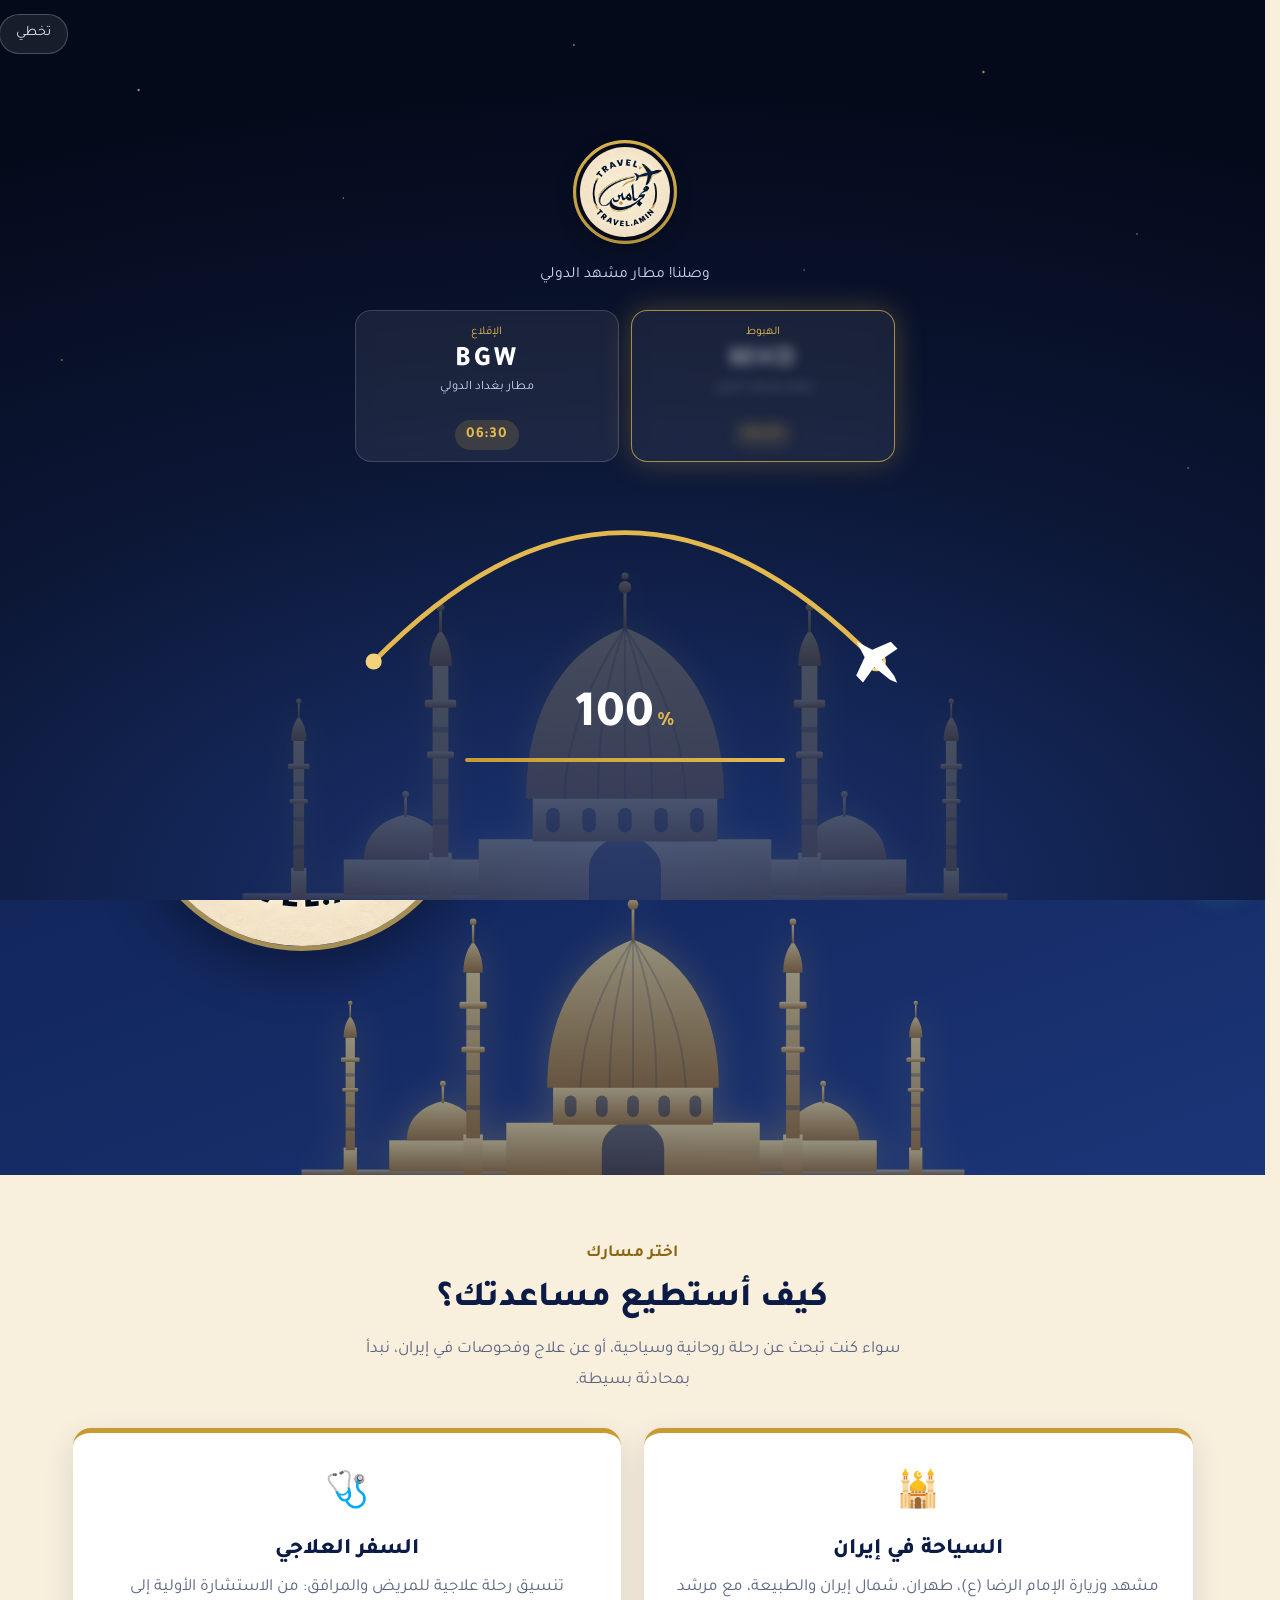
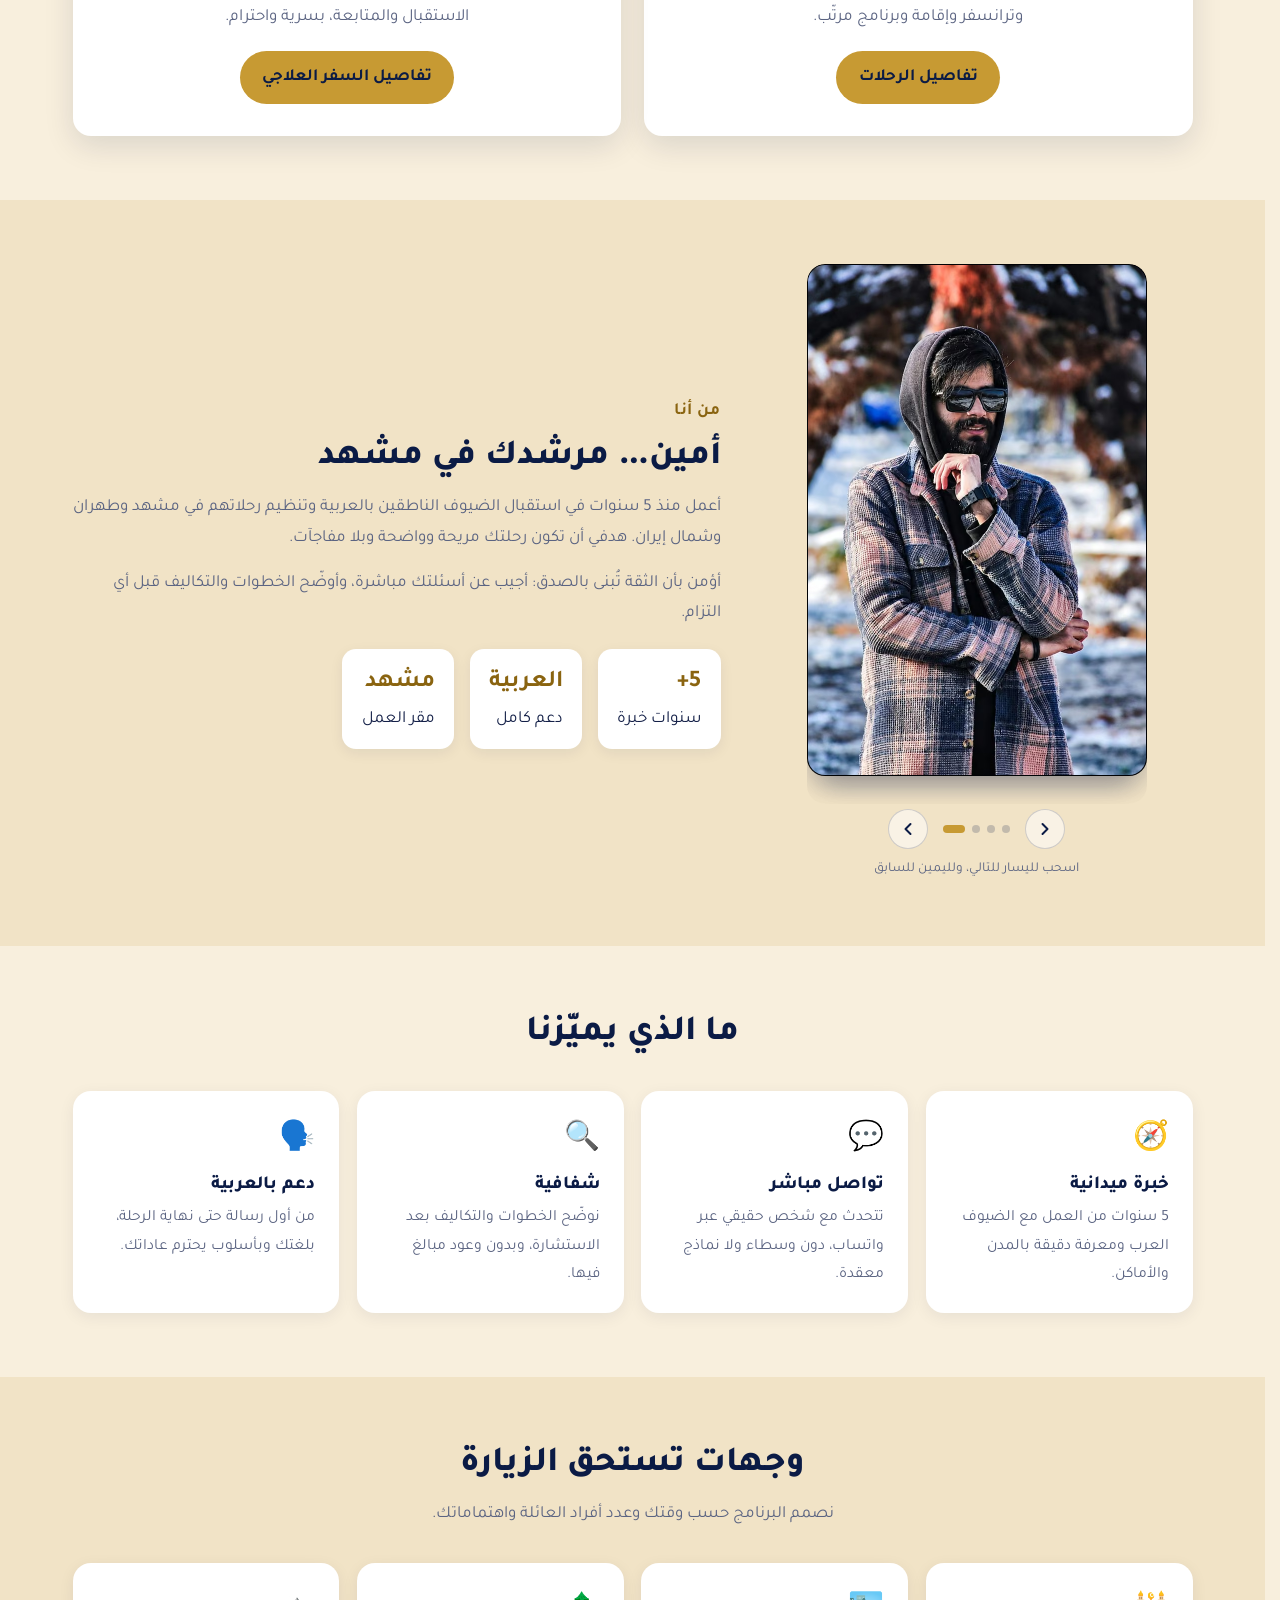
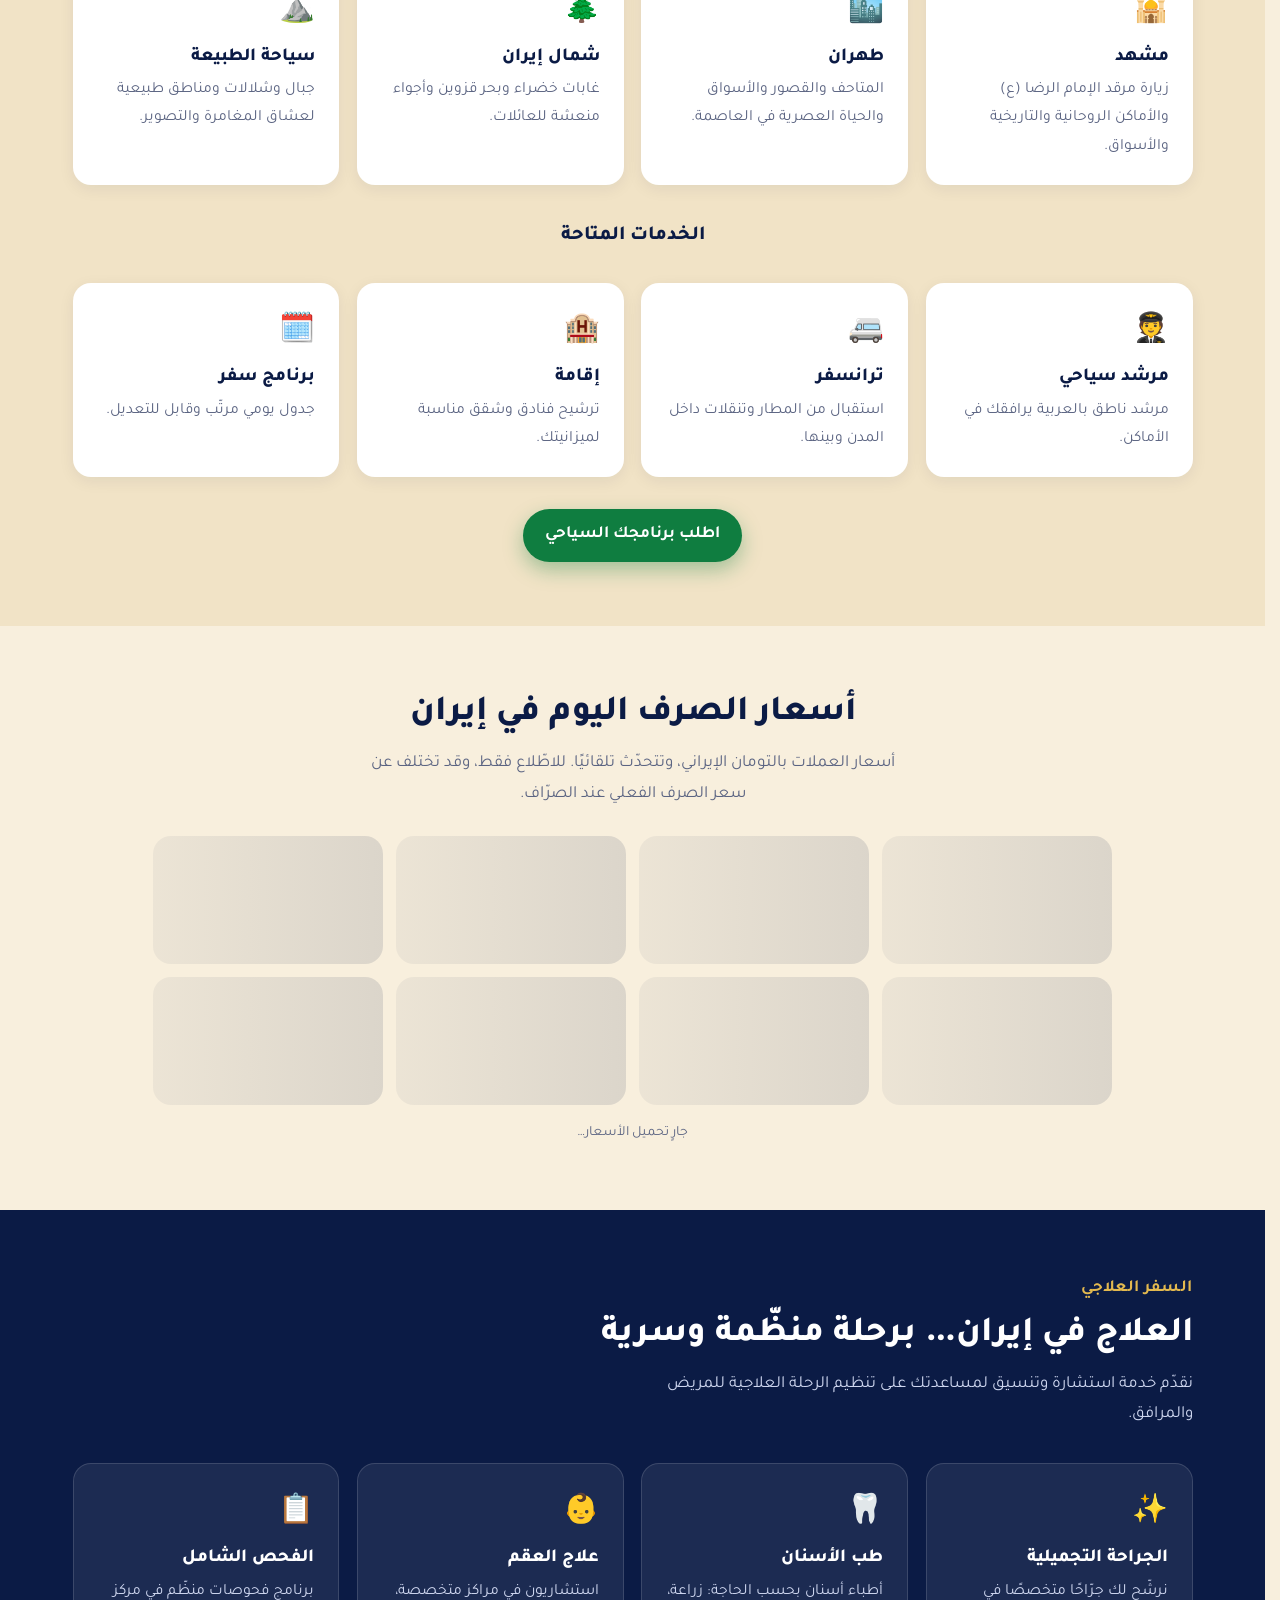
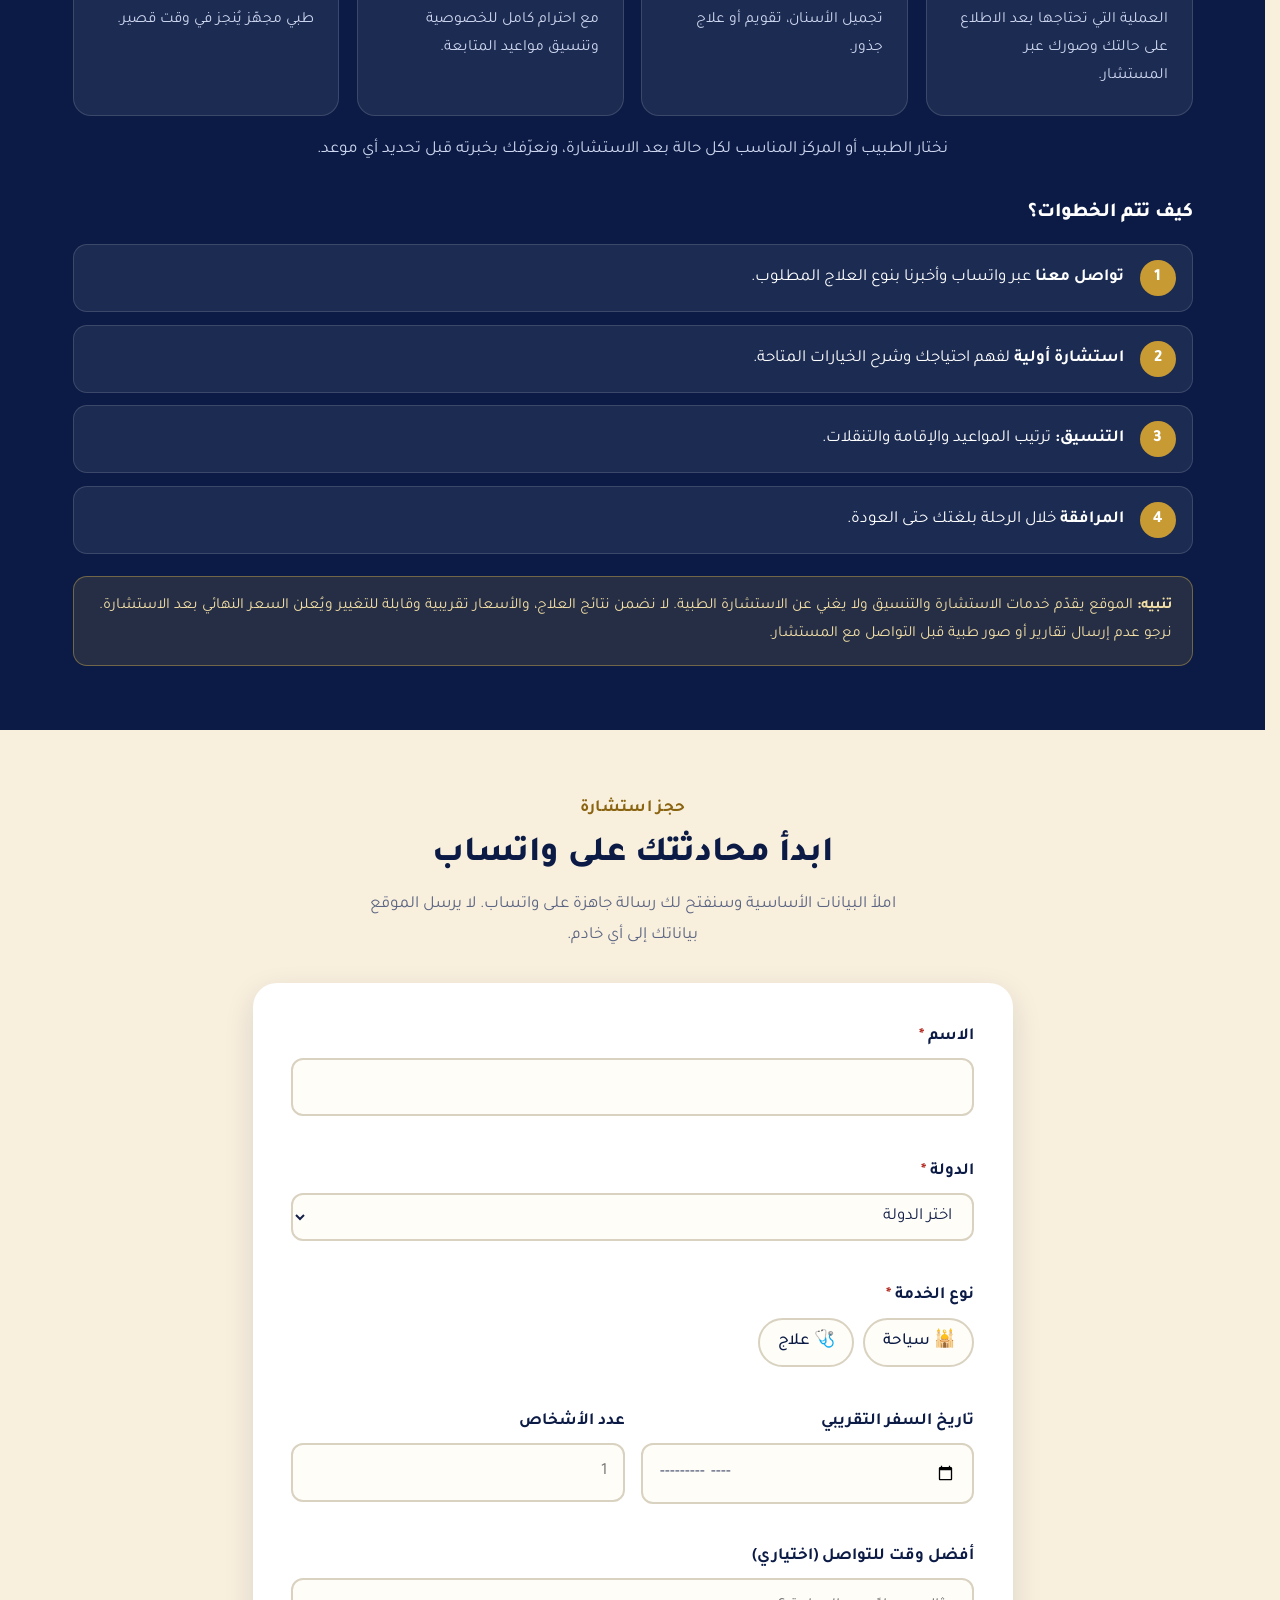
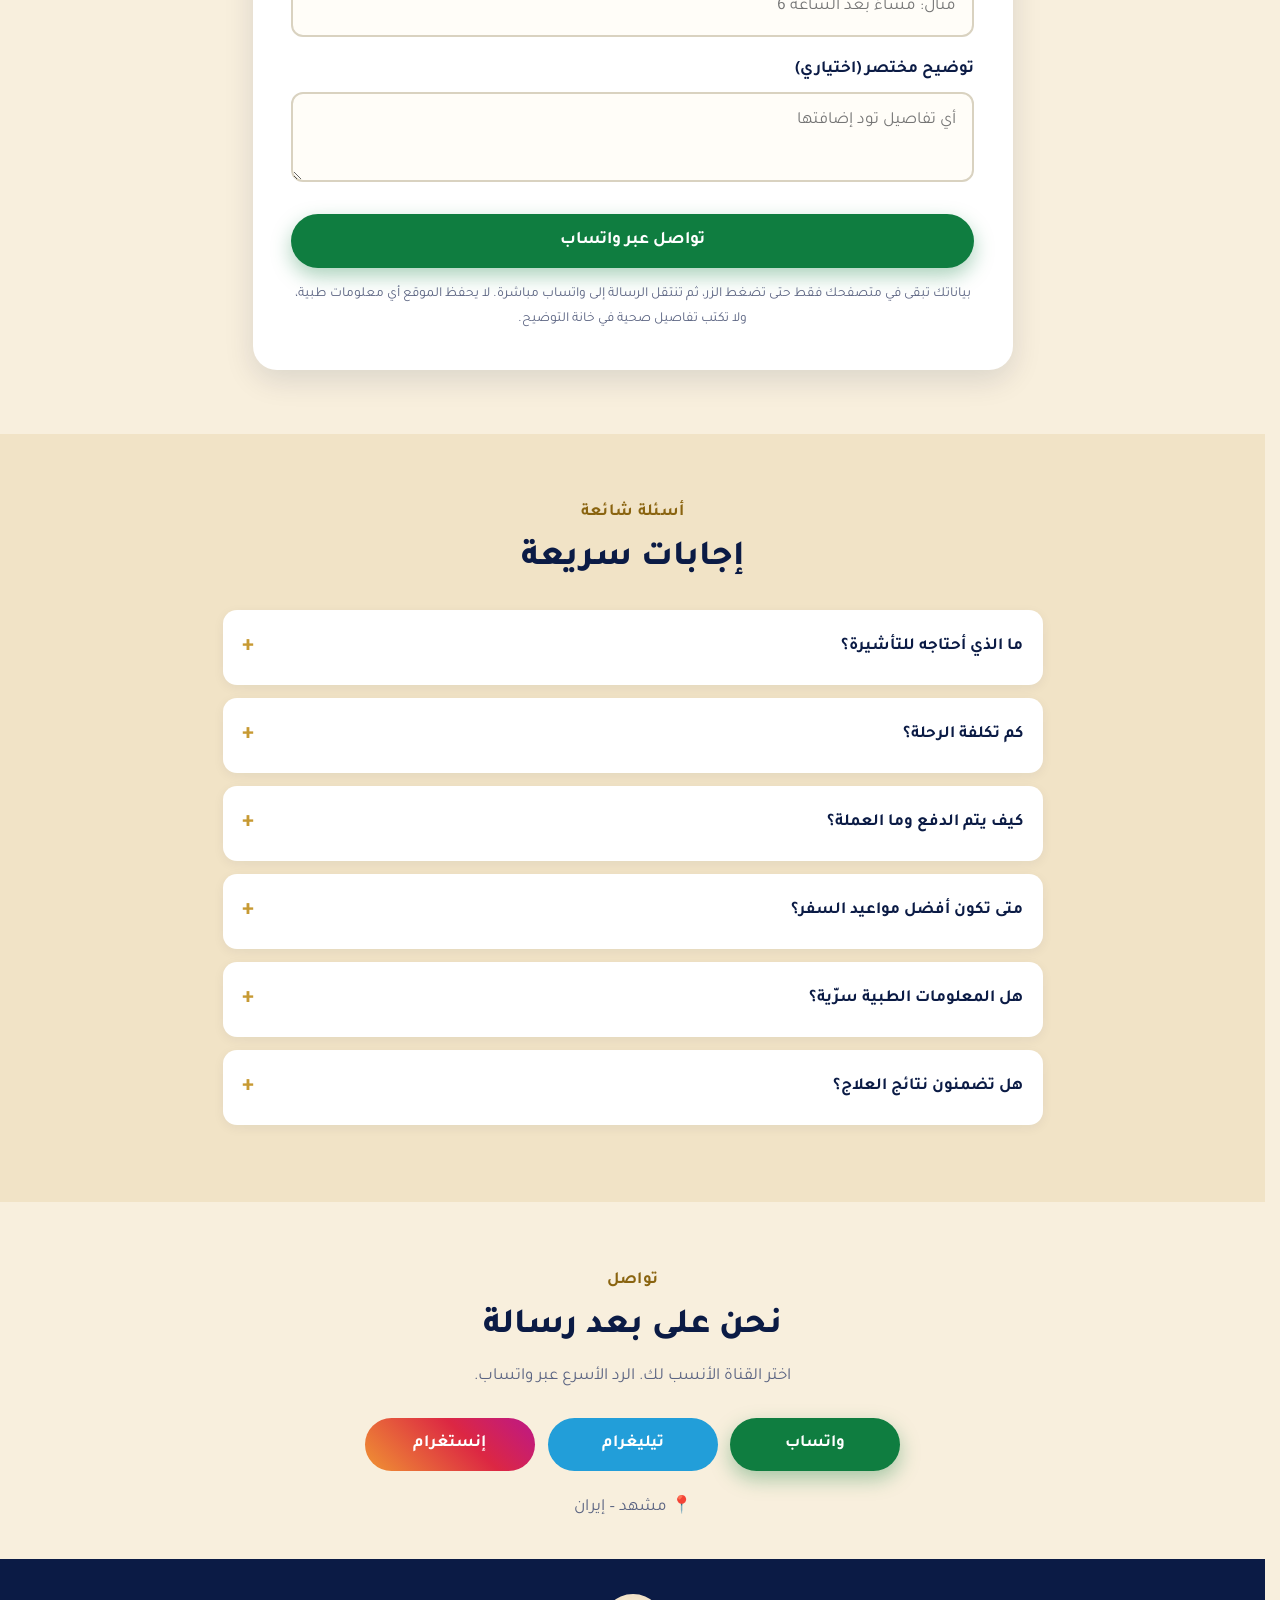
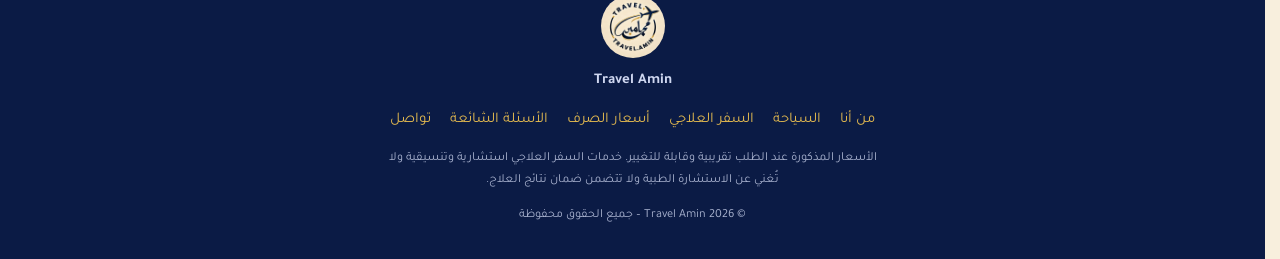
<file: index.html>
<!doctype html>
<html lang="ar" dir="rtl" data-home>
<head>
<meta charset="utf-8">
<meta name="google-site-verification" content="cm3eL5Jy6Xv6FcwjnSOEqMSKHyD1TACXFL0OjEvYumI" />
<meta name="google-site-verification" content="-aO2WYmaPoGimdz8_8IC-XDPrR6s3DZcztforYevcoE" />
<meta name="google-site-verification" content="googleb2ebb26e5218cbc9" />
<meta http-equiv="Content-Security-Policy" content="default-src 'self'; script-src 'self' 'sha256-wrkAcbnCgxqAE70ulj5LisKI2tnJkz/qDW62uePdLRg='; style-src 'self'; font-src 'self'; img-src 'self' data:; connect-src 'self' https://travelamin-rate.mafia099x.workers.dev; base-uri 'self'; form-action 'none'; object-src 'none'">
<meta name="referrer" content="strict-origin-when-cross-origin">
<meta name="viewport" content="width=device-width, initial-scale=1, viewport-fit=cover">
<title>مرشد سياحي في مشهد | السياحة العلاجية في إيران - Travel Amin</title>
<meta name="description" content="أمين، مرشد سياحي من مشهد بخبرة 5 سنوات. رحلات سياحية وسفر علاجي في إيران للناطقين بالعربية، مع استشارة مباشرة عبر واتساب.">
<link rel="canonical" href="https://travel-amin.github.io/" />
<link rel="alternate" hreflang="ar" href="https://travel-amin.github.io/">
<link rel="alternate" hreflang="en" href="https://travel-amin.github.io/en/">
<link rel="alternate" hreflang="x-default" href="https://travel-amin.github.io/">
<meta property="og:type" content="website">
<meta property="og:title" content="Travel Amin | السياحة والعلاج في إيران">
<meta property="og:description" content="خطّط رحلتك السياحية أو العلاجية إلى إيران مع مرشد من مشهد، وتواصل مباشرة عبر واتساب.">
<meta property="og:url" content="https://travel-amin.github.io/">
<meta property="og:site_name" content="Travel Amin">
<meta property="og:image" content="https://travel-amin.github.io/assets/img/og.jpg">
<meta property="og:image:width" content="1200">
<meta property="og:image:height" content="630">
<meta property="og:image:alt" content="Travel Amin – مرشد سياحي في مشهد">
<meta name="twitter:card" content="summary_large_image">
<meta name="twitter:title" content="Travel Amin | السياحة والعلاج في إيران">
<meta name="twitter:description" content="خطّط رحلتك السياحية أو العلاجية إلى إيران مع مرشد من مشهد، وتواصل مباشرة عبر واتساب.">
<meta name="twitter:image" content="https://travel-amin.github.io/assets/img/og.jpg">
<meta property="og:locale" content="ar_AR">
<meta property="og:locale:alternate" content="en_US">
<meta name="theme-color" content="#0B1B45" id="metaTheme">
<script>(function(){var r=document.documentElement,t=null;try{t=localStorage.getItem("ta_theme")}catch(e){}if(t!=="dark"&&t!=="light"){try{t=matchMedia("(prefers-color-scheme: dark)").matches?"dark":"light"}catch(e){t="light"}}r.setAttribute("data-theme",t);var sw=false;try{var v=sessionStorage.getItem("ta_langsw");if(v){sessionStorage.removeItem("ta_langsw");var a=v.split(",");r.style.setProperty("--lx",(+a[0]||0)+"px");r.style.setProperty("--ly",(+a[1]||0)+"px");r.classList.add("lang-in");sw=true;setTimeout(function(){r.classList.remove("lang-in")},1400)}}catch(e){}try{var home=r.hasAttribute("data-home"),en=(r.lang||"").slice(0,2)==="en";if(home&&!en&&localStorage.getItem("ta_lang")==="en"&&!/[?&]lang=ar/.test(location.search)){location.replace("en/"+location.hash);return}var calm=matchMedia("(prefers-reduced-motion: reduce)").matches;if(home&&!calm&&!sw&&sessionStorage.getItem("ta_intro")!=="1"){r.classList.add("intro");setTimeout(function(){r.classList.remove("intro")},4000)}}catch(e){}})();</script>
<link rel="preload" href="assets/fonts/tajawal-400-arabic.woff2" as="font" type="font/woff2" crossorigin>
<link rel="preload" href="assets/img/logo.avif" as="image" type="image/avif" fetchpriority="high">
<link rel="preload" href="assets/img/logo.webp" as="image" type="image/webp" fetchpriority="high">
<link rel="preload" href="assets/img/logo.jpg" as="image" type="image/jpeg" fetchpriority="high">
<link rel="icon" type="image/png" href="assets/img/favicon.png">
<link rel="apple-touch-icon" href="assets/img/apple-touch-icon.png">
<script type="application/ld+json">
{
  "@context": "https://schema.org",
  "@graph": [
    {
      "@type": "TravelAgency",
      "@id": "https://travel-amin.github.io/#agency",
      "name": "Travel Amin",
      "alternateName": "Travel.Amin",
      "description": "خدمات السياحة والسفر العلاجي في إيران للناطقين بالعربية",
      "url": "https://travel-amin.github.io/",
      "logo": "https://travel-amin.github.io/assets/img/logo.jpg",
      "image": "https://travel-amin.github.io/assets/img/og.jpg",
      "knowsLanguage": "ar",
      "telephone": "+989395464608",
      "contactPoint": {
        "@type": "ContactPoint",
        "contactType": "customer service",
        "telephone": "+989395464608",
        "availableLanguage": "Arabic"
      },
      "areaServed": "IR",
      "address": {
        "@type": "PostalAddress",
        "addressLocality": "Mashhad",
        "addressCountry": "IR"
      },
      "sameAs": [
        "https://instagram.com/travel.amin",
        "https://t.me/travel_amin"
      ]
    },
    {
      "@type": "Person",
      "@id": "https://travel-amin.github.io/#person",
      "name": "أمين",
      "jobTitle": "مرشد سياحي",
      "worksFor": {
        "@id": "https://travel-amin.github.io/#agency"
      }
    }
  ]
}
</script>
  <script type="application/ld+json">
{
  "@context": "https://schema.org",
  "@type": "FAQPage",
  "mainEntity": [
    {
      "@type": "Question",
      "name": "ما الذي أحتاجه للتأشيرة؟",
      "acceptedAnswer": {
        "@type": "Answer",
        "text": "تختلف متطلبات الدخول حسب الجنسية وقد تتغير، لذا نوضّح لك المطلوب لبلدك عند التواصل ونساعدك في تجهيز الأوراق."
      }
    },
    {
      "@type": "Question",
      "name": "كم تكلفة الرحلة؟",
      "acceptedAnswer": {
        "@type": "Answer",
        "text": "لا نثبّت أسعارًا على الموقع لأن التكلفة تعتمد على المدة والخدمات وعدد الأشخاص. نرسل لك عرضًا واضحًا عبر واتساب بعد الاستشارة."
      }
    },
    {
      "@type": "Question",
      "name": "كيف يتم الدفع وما العملة؟",
      "acceptedAnswer": {
        "@type": "Answer",
        "text": "نحدد طريقة الدفع والعملة معك بوضوح بعد الاتفاق على البرنامج، وقبل أي التزام."
      }
    },
    {
      "@type": "Question",
      "name": "متى تكون أفضل مواعيد السفر؟",
      "acceptedAnswer": {
        "@type": "Answer",
        "text": "يعتمد ذلك على الوجهة ونوع الرحلة؛ أخبرنا بما تفضّله وسنقترح عليك الوقت الأنسب."
      }
    },
    {
      "@type": "Question",
      "name": "هل المعلومات الطبية سرّية؟",
      "acceptedAnswer": {
        "@type": "Answer",
        "text": "نحترم خصوصيتك. لا يحفظ الموقع أي معلومات طبية، ونرجو عدم إرسال تقارير أو صور قبل التواصل مع المستشار عبر واتساب."
      }
    },
    {
      "@type": "Question",
      "name": "هل تضمنون نتائج العلاج؟",
      "acceptedAnswer": {
        "@type": "Answer",
        "text": "لا. نحن نقدّم الاستشارة والتنسيق فقط، والقرار الطبي والنتائج من مسؤولية الطبيب والمركز المعالج."
      }
    }
  ]
}
</script>
<link rel="stylesheet" href="assets/css/style.css?v=20261116">
</head>
<body>
<div id="intro" role="status" aria-live="polite" aria-label="جارٍ تجهيز رحلتك" dir="ltr">
  <button class="in-skip" id="inSkip" type="button" dir="rtl">تخطي</button>
  <div class="in-stars"></div>
  <div class="in-stage in-route" id="inRoute">
    <div class="in-logo" id="inLogoWrap">
      <svg viewBox="0 0 120 120" aria-hidden="true"><circle cx="60" cy="60" r="56" fill="none" stroke="rgba(255,255,255,.16)" stroke-width="3"/><circle id="inRing" cx="60" cy="60" r="56" fill="none" stroke="#E3B94F" stroke-width="3.5" stroke-linecap="round" stroke-dasharray="351.86" stroke-dashoffset="351.86" transform="rotate(-90 60 60)"/></svg>
      <picture><source type="image/avif" srcset="assets/img/logo.avif"><source type="image/webp" srcset="assets/img/logo.webp"><img id="inLogo" src="assets/img/logo.jpg" alt="Travel Amin" width="90" height="90"></picture>
    </div>
    <p class="in-title" id="inTitle" dir="rtl">جارٍ تجهيز رحلتك إلى إيران…</p>
    <div class="in-cards">
      <div class="ap ap-from" dir="rtl"><span class="ap-lab">الإقلاع</span><b class="ap-code" id="fromCode">---</b><span class="ap-name" id="fromName"></span><span class="ap-time" id="fromTime">--:--</span></div>
      <div class="ap ap-to" id="toCard" dir="rtl"><span class="ap-lab">الهبوط</span><b class="ap-code" id="toCode">MHD</b><span class="ap-name" id="toName">مطار مشهد الدولي</span><span class="ap-time" id="toTime">--:--</span></div>
    </div>
    <svg class="in-path" viewBox="0 0 360 150" aria-hidden="true">
      <path id="inArc" d="M24 122 Q180 -38 336 122" fill="none" stroke="rgba(255,255,255,.28)" stroke-width="2" stroke-dasharray="3 7" stroke-linecap="round"/>
      <path id="inTrail" d="M24 122 Q180 -38 336 122" fill="none" stroke="#E3B94F" stroke-width="3" stroke-linecap="round"/>
      <circle cx="24" cy="122" r="5" fill="#F3D27A"/><circle cx="336" cy="122" r="5" fill="none" stroke="#F3D27A" stroke-width="2"/>
      <g id="inPlane"><path d="M-11 0 L-4 -2.2 L-1 -10 L3 -10 L1.6 -2.2 L10 -1.2 L13 0 L10 1.2 L1.6 2.2 L3 10 L-1 10 L-4 2.2 Z" fill="#fff"/></g>
    </svg>
    <div class="in-pct"><span id="inNum">0</span><small>%</small></div>
    <div class="in-bar"><i id="inBar"></i></div>
  </div>
  <div class="in-stage in-pass" aria-hidden="true">
    <div class="pp" id="pp">
      <div class="pp-page">
        <div class="pp-h">VISAS · تأشيرات</div>
        <div class="pp-ln"></div><div class="pp-ln s"></div><div class="pp-ln"></div>
        <div class="stamp" id="stamp"><div class="s1">IRAN</div><div class="s2">ENTRY · دخول</div><div class="s3">MASHHAD INT'L AIRPORT</div><div class="s4" id="stampDate">--</div></div>
        <div class="pp-mrz">P&lt;TRAVEL&lt;&lt;AMIN&lt;&lt;&lt;&lt;&lt;&lt;&lt;&lt;&lt;&lt;&lt;&lt;&lt;&lt;&lt;&lt;&lt;<br>MHD0000000&lt;0IRN&lt;&lt;&lt;&lt;&lt;&lt;&lt;&lt;&lt;&lt;&lt;&lt;&lt;&lt;&lt;</div>
      </div>
      <div class="pp-cover">
        <img id="ppLogo" class="pp-logo" alt="Travel Amin Logo" width="96" height="96">
        <b>PASSPORT</b><span>جواز سفر</span>
      </div>
    </div>
    <p class="in-welcome" dir="rtl">أهلاً بك في إيران</p>
  </div>
</div>

<a class="skip" href="#main">تخطي إلى المحتوى</a>

<header class="site">
  <div class="container nav">
    <a class="brand" href="#top" aria-label="Travel Amin – الرئيسية">
      <picture><source type="image/avif" srcset="assets/img/logo.avif"><source type="image/webp" srcset="assets/img/logo.webp"><img src="assets/img/logo.jpg" alt="شعار Travel Amin" width="48" height="48"></picture>
      <span>Travel Amin</span>
    </a>
    <div class="nav-actions">
      <a class="lang-btn" id="langBtn" href="en/" hreflang="en" lang="en" aria-label="English version">EN</a>
      <button class="theme-btn" id="themeBtn" type="button" aria-label="تبديل الوضع الليلي" aria-pressed="false">
        <svg class="moon" width="22" height="22" viewBox="0 0 24 24" fill="none" stroke="currentColor" stroke-width="2" stroke-linecap="round" stroke-linejoin="round" aria-hidden="true"><path d="M21 12.8A9 9 0 1 1 11.2 3a7 7 0 0 0 9.8 9.8z"/></svg>
        <svg class="sun" width="22" height="22" viewBox="0 0 24 24" fill="none" stroke="currentColor" stroke-width="2" stroke-linecap="round" aria-hidden="true"><circle cx="12" cy="12" r="4"/><path d="M12 2v2M12 20v2M4.900 4.900l1.400 1.400M17.700 17.700l1.400 1.400M2 12h2M20 12h2M4.900 19.100l1.400-1.400M17.700 6.300l1.400-1.400"/></svg>
      </button>
      <button class="burger" id="burger" aria-label="القائمة" aria-expanded="false" aria-controls="menu"><span></span></button>
    </div>
    <ul class="menu" id="menu">
  <li><a href="#about">من أنا</a></li>
  <li><a href="#tourism">السياحة</a></li>
  <li><a href="#medical">السفر العلاجي</a></li>
  <li><a href="#rates">أسعار الصرف</a></li>
  <li><a href="#faq">الأسئلة الشائعة</a></li>
  <li><a href="#contact">تواصل</a></li>
  <li><a class="btn btn-wa" href="#booking" data-wa-open>احجز استشارة</a></li>
    </ul>
  </div>
</header>

<main id="main">
<!-- HERO -->
<section class="hero" id="top">
  <svg class="skyline" viewBox="0 0 800 304" aria-hidden="true" focusable="false" xmlns="http://www.w3.org/2000/svg">
  <defs>
    <linearGradient id="gd" x1="0" y1="0" x2="0" y2="1"><stop offset="0" stop-color="#FBE08A"/><stop offset="1" stop-color="#A9751F"/></linearGradient>
    <g id="mnr">
      <rect x="-10" y="262" width="20" height="42" fill="url(#gd)"/>
      <rect x="-7" y="96" width="14" height="170" fill="url(#gd)"/>
      <rect x="-7" y="150" width="14" height="5" fill="#0A1330" opacity=".28"/>
      <rect x="-7" y="196" width="14" height="5" fill="#0A1330" opacity=".28"/>
      <rect x="-7" y="232" width="14" height="5" fill="#0A1330" opacity=".28"/>
      <rect x="-14" y="126" width="28" height="7" rx="2" fill="url(#gd)"/>
      <rect x="-12" y="172" width="24" height="6" rx="2" fill="url(#gd)"/>
      <path d="M-10 96 C-10 80 -5 70 0 64 C5 70 10 80 10 96 Z" fill="url(#gd)"/>
      <rect x="-1.2" y="46" width="2.4" height="20" fill="url(#gd)"/>
      <circle cx="0" cy="44" r="3.4" fill="url(#gd)"/>
    </g>
  </defs>
  <!-- ground -->
  <rect x="60" y="298" width="680" height="6" fill="url(#gd)" opacity=".7"/>
  <!-- outer minarets -->
  <use href="#mnr" transform="translate(110 304) scale(.68) translate(0 -304)"/>
  <use href="#mnr" transform="translate(690 304) scale(.68) translate(0 -304)"/>
  <!-- side wings + small domes -->
  <rect x="150" y="268" width="130" height="32" fill="url(#gd)"/>
  <rect x="520" y="268" width="130" height="32" fill="url(#gd)"/>
  <path d="M168 268 C168 244 186 232 205 228 C224 232 242 244 242 268 Z" fill="url(#gd)"/>
  <path d="M558 268 C558 244 576 232 595 228 C614 232 632 244 632 268 Z" fill="url(#gd)"/>
  <rect x="203.8" y="212" width="2.4" height="18" fill="url(#gd)"/><circle cx="205" cy="210" r="3" fill="url(#gd)"/>
  <rect x="593.8" y="212" width="2.4" height="18" fill="url(#gd)"/><circle cx="595" cy="210" r="3" fill="url(#gd)"/>
  <!-- main minarets -->
  <use href="#mnr" transform="translate(236 0)"/>
  <use href="#mnr" transform="translate(564 0)"/>
  <!-- central body + iwan -->
  <rect x="270" y="250" width="260" height="54" fill="url(#gd)"/>
  <path d="M368 304 V276 Q368 256 400 244 Q432 256 432 276 V304 Z" fill="#0A1330" opacity=".6"/>
  <!-- drum -->
  <rect x="318" y="212" width="164" height="40" fill="url(#gd)"/>
  <g fill="#0A1330" opacity=".5">
    <rect x="330" y="222" width="12" height="22" rx="6"/><rect x="362" y="222" width="12" height="22" rx="6"/>
    <rect x="394" y="222" width="12" height="22" rx="6"/><rect x="426" y="222" width="12" height="22" rx="6"/>
    <rect x="458" y="222" width="12" height="22" rx="6"/>
  </g>
  <!-- main dome -->
  <path d="M312 214 C312 130 350 80 400 62 C450 80 488 130 488 214 Z" fill="url(#gd)"/>
  <g fill="none" stroke="#0A1330" stroke-opacity=".2" stroke-width="2">
    <path d="M400 62 V214"/>
    <path d="M400 62 C382 108 376 160 376 214"/><path d="M400 62 C418 108 424 160 424 214"/>
    <path d="M400 62 C366 112 348 160 346 214"/><path d="M400 62 C434 112 452 160 454 214"/>
  </g>
  <rect x="398.6" y="28" width="2.8" height="36" fill="url(#gd)"/>
  <circle cx="400" cy="26" r="5.5" fill="url(#gd)"/>
  <circle cx="400" cy="16" r="3.2" fill="url(#gd)"/>
</svg>
  <div class="container hero-grid">
    <div>
      <span class="eyebrow u1">مشهد – إيران</span>
      <h1>رحلتك إلى إيران تبدأ مع <em>مرشد يُوثق به</em></h1>
      <p>أنا أمين، مرشد سياحي من مشهد بخبرة 5 سنوات مع الضيوف الناطقين بالعربية. أخطّط لرحلتك السياحية أو العلاجية وأرافقك خطوة بخطوة — والتواصل مباشر عبر واتساب.</p>
      <div class="cta">
        <a class="btn btn-wa" href="#booking" data-wa-open>
          <svg width="22" height="22" viewBox="0 0 32 32" fill="#fff" aria-hidden="true"><path d="M16 3C9 3 3.4 8.6 3.4 15.5c0 2.3.6 4.4 1.7 6.3L3 29l7.4-1.9c1.8 1 3.8 1.500 5.900 1.500h.1c6.900 0 12.500-5.600 12.500-12.500S23 3 16 3zm0 22.900c-1.900 0-3.700-.5-5.300-1.500l-.4-.2-4.400 1.100 1.200-4.300-.3-.4a10.300 10.300 0 0 1-1.600-5.500C5.200 9.300 10 4.800 16 4.800s10.800 4.600 10.800 10.700S21.900 25.900 16 25.900zm5.900-7.700c-.3-.2-1.900-.9-2.200-1-.3-.1-.5-.2-.7.200s-.8 1-1 1.200c-.2.200-.4.200-.7.100-.3-.2-1.400-.5-2.600-1.600-1-.9-1.600-1.900-1.800-2.300-.2-.3 0-.5.100-.7l.5-.6c.2-.2.200-.3.300-.5.100-.2.100-.4 0-.6l-1-2.300c-.2-.6-.5-.5-.7-.5h-.6c-.2 0-.6.100-.9.400s-1.200 1.200-1.200 2.800 1.200 3.300 1.400 3.500c.2.200 2.400 3.700 5.800 5.100.8.400 1.500.6 2 .7.800.3 1.600.2 2.200.1.700-.1 1.900-.8 2.200-1.500.3-.7.300-1.400.2-1.500-.1-.1-.3-.2-.7-.4z"/></svg>
          احجز استشارتك عبر واتساب</a>
        <a class="btn btn-line" href="#paths">استكشف الخدمات</a>
      </div>
      <div class="badges"><span>✔ خبرة 5 سنوات</span><span>✔ دعم باللغة العربية</span><span>✔ استشارة مباشرة</span></div>
    </div>
    <picture><source type="image/avif" srcset="assets/img/logo.avif"><source type="image/webp" srcset="assets/img/logo.webp"><img class="hero-logo" fetchpriority="high" src="assets/img/logo.jpg" alt="شعار Travel Amin: طائرة وخط عربي" width="340" height="340"></picture>
  </div>
</section>

<!-- PATHS -->
<section id="paths">
  <div class="container center">
    <span class="eyebrow">اختر مسارك</span>
    <h2>كيف أستطيع مساعدتك؟</h2>
    <p class="lead">سواء كنت تبحث عن رحلة روحانية وسياحية، أو عن علاج وفحوصات في إيران، نبدأ بمحادثة بسيطة.</p>
    <div class="paths">
      <article class="path">
        <div class="ico" aria-hidden="true">🕌</div>
        <h3>السياحة في إيران</h3>
        <p>مشهد وزيارة الإمام الرضا (ع)، طهران، شمال إيران والطبيعة، مع مرشد وترانسفر وإقامة وبرنامج مرتّب.</p>
        <a class="btn btn-gold" href="#tourism">تفاصيل الرحلات</a>
      </article>
      <article class="path">
        <div class="ico" aria-hidden="true">🩺</div>
        <h3>السفر العلاجي</h3>
        <p>تنسيق رحلة علاجية للمريض والمرافق: من الاستشارة الأولية إلى الاستقبال والمتابعة، بسرية واحترام.</p>
        <a class="btn btn-gold" href="#medical">تفاصيل السفر العلاجي</a>
      </article>
    </div>
  </div>
</section>

<!-- ABOUT -->
<section class="alt" id="about">
  <div class="container about">
    <div class="pwrap"><div class="pstack">
      <figure class="card pcard"><picture><source type="image/avif" srcset="assets/img/amin-1.avif"><source type="image/webp" srcset="assets/img/amin-1.webp"><img src="assets/img/amin-1.jpg" alt="أمين – صورة 1" width="340" height="510" draggable="false" loading="lazy"></picture></figure>
      <figure class="card pcard"><picture><source type="image/avif" srcset="assets/img/amin-2.avif"><source type="image/webp" srcset="assets/img/amin-2.webp"><img src="assets/img/amin-2.jpg" alt="أمين – صورة 2" width="340" height="510" draggable="false" loading="lazy"></picture></figure>
      <figure class="card pcard"><picture><source type="image/avif" srcset="assets/img/amin-3.avif"><source type="image/webp" srcset="assets/img/amin-3.webp"><img src="assets/img/amin-3.jpg" alt="أمين – صورة 3" width="340" height="510" draggable="false" loading="lazy"></picture></figure>
      <figure class="card pcard"><picture><source type="image/avif" srcset="assets/img/amin-4.avif"><source type="image/webp" srcset="assets/img/amin-4.webp"><img src="assets/img/amin-4.jpg" alt="أمين – صورة 4" width="340" height="510" draggable="false" loading="lazy"></picture></figure>
    </div></div>
    <div>
      <span class="eyebrow">من أنا</span>
      <h2>أمين… مرشدك في مشهد</h2>
      <p>أعمل منذ 5 سنوات في استقبال الضيوف الناطقين بالعربية وتنظيم رحلاتهم في مشهد وطهران وشمال إيران. هدفي أن تكون رحلتك مريحة وواضحة وبلا مفاجآت.</p>
      <p>أؤمن بأن الثقة تُبنى بالصدق: أجيب عن أسئلتك مباشرة، وأوضّح الخطوات والتكاليف قبل أي التزام.</p>
      <div class="stats">
        <div class="stat"><b>5+</b>سنوات خبرة</div>
        <div class="stat"><b>العربية</b>دعم كامل</div>
        <div class="stat"><b>مشهد</b>مقر العمل</div>
      </div>
    </div>
  </div>
</section>

<!-- WHY -->
<section id="why">
  <div class="container center">
    <h2>ما الذي يميّزنا</h2>
    <div class="grid g4 u2">
      <div class="card"><span class="ico" aria-hidden="true">🧭</span><h3>خبرة ميدانية</h3><p>5 سنوات من العمل مع الضيوف العرب ومعرفة دقيقة بالمدن والأماكن.</p></div>
      <div class="card"><span class="ico" aria-hidden="true">💬</span><h3>تواصل مباشر</h3><p>تتحدث مع شخص حقيقي عبر واتساب، دون وسطاء ولا نماذج معقدة.</p></div>
      <div class="card"><span class="ico" aria-hidden="true">🔍</span><h3>شفافية</h3><p>نوضّح الخطوات والتكاليف بعد الاستشارة، وبدون وعود مبالغ فيها.</p></div>
      <div class="card"><span class="ico" aria-hidden="true">🗣️</span><h3>دعم بالعربية</h3><p>من أول رسالة حتى نهاية الرحلة، بلغتك وبأسلوب يحترم عاداتك.</p></div>
    </div>
  </div>
</section>

<!-- TOURISM -->
<section class="alt" id="tourism">
  <div class="container">
    <h2 class="u3">وجهات تستحق الزيارة</h2>
    <p class="lead u4">نصمم البرنامج حسب وقتك وعدد أفراد العائلة واهتماماتك.</p>
    <div class="grid g4">
      <div class="card"><span class="ico" aria-hidden="true">🕌</span><h3>مشهد</h3><p>زيارة مرقد الإمام الرضا (ع) والأماكن الروحانية والتاريخية والأسواق.</p></div>
      <div class="card"><span class="ico" aria-hidden="true">🏙️</span><h3>طهران</h3><p>المتاحف والقصور والأسواق والحياة العصرية في العاصمة.</p></div>
      <div class="card"><span class="ico" aria-hidden="true">🌲</span><h3>شمال إيران</h3><p>غابات خضراء وبحر قزوين وأجواء منعشة للعائلات.</p></div>
      <div class="card"><span class="ico" aria-hidden="true">⛰️</span><h3>سياحة الطبيعة</h3><p>جبال وشلالات ومناطق طبيعية لعشاق المغامرة والتصوير.</p></div>
    </div>
    <h3 class="u5">الخدمات المتاحة</h3>
    <div class="grid g4">
      <div class="card"><span class="ico" aria-hidden="true">🧑‍✈️</span><h3>مرشد سياحي</h3><p>مرشد ناطق بالعربية يرافقك في الأماكن.</p></div>
      <div class="card"><span class="ico" aria-hidden="true">🚐</span><h3>ترانسفر</h3><p>استقبال من المطار وتنقلات داخل المدن وبينها.</p></div>
      <div class="card"><span class="ico" aria-hidden="true">🏨</span><h3>إقامة</h3><p>ترشيح فنادق وشقق مناسبة لميزانيتك.</p></div>
      <div class="card"><span class="ico" aria-hidden="true">🗓️</span><h3>برنامج سفر</h3><p>جدول يومي مرتّب وقابل للتعديل.</p></div>
    </div>
    <p class="center u6"><a class="btn btn-wa" href="#booking" data-wa-open data-pick="tourism">اطلب برنامجك السياحي</a></p>
  </div>
</section>

<!-- RATES -->
<section id="rates">
  <div class="container center">
    <h2>أسعار الصرف اليوم في إيران</h2>
    <p class="lead">أسعار العملات بالتومان الإيراني، وتتحدّث تلقائيًا. للاطّلاع فقط، وقد تختلف عن سعر الصرف الفعلي عند الصرّاف.</p>
    <div class="rates-grid" id="ratesGrid" aria-live="polite">
      <div class="rate card sk"></div><div class="rate card sk"></div><div class="rate card sk"></div><div class="rate card sk"></div>
    </div>
    <p class="rates-meta" id="ratesMeta">جارٍ تحميل الأسعار…</p>
    <button class="btn btn-line rates-retry hidden" id="ratesRetry" type="button">إعادة المحاولة</button>
  </div>
</section>

<!-- MEDICAL -->
<section class="dark" id="medical">
  <div class="container">
    <span class="eyebrow u1">السفر العلاجي</span>
    <h2>العلاج في إيران… برحلة منظّمة وسرية</h2>
    <p class="lead">نقدّم خدمة استشارة وتنسيق لمساعدتك على تنظيم الرحلة العلاجية للمريض والمرافق.</p>
    <div class="grid g4">
      <div class="card"><span class="ico" aria-hidden="true">✨</span><h3>الجراحة التجميلية</h3><p>نرشّح لك جرّاحًا متخصصًا في العملية التي تحتاجها بعد الاطلاع على حالتك وصورك عبر المستشار.</p></div>
      <div class="card"><span class="ico" aria-hidden="true">🦷</span><h3>طب الأسنان</h3><p>أطباء أسنان بحسب الحاجة: زراعة، تجميل الأسنان، تقويم أو علاج جذور.</p></div>
      <div class="card"><span class="ico" aria-hidden="true">👶</span><h3>علاج العقم</h3><p>استشاريون في مراكز متخصصة، مع احترام كامل للخصوصية وتنسيق مواعيد المتابعة.</p></div>
      <div class="card"><span class="ico" aria-hidden="true">📋</span><h3>الفحص الشامل</h3><p>برنامج فحوصات منظّم في مركز طبي مجهّز يُنجز في وقت قصير.</p></div>
    </div>
    <p class="center u7">نختار الطبيب أو المركز المناسب لكل حالة بعد الاستشارة، ونعرّفك بخبرته قبل تحديد أي موعد.</p>
    <h3 class="u8">كيف تتم الخطوات؟</h3>
    <ol class="steps">
      <li><b>تواصل معنا</b> عبر واتساب وأخبرنا بنوع العلاج المطلوب.</li>
      <li><b>استشارة أولية</b> لفهم احتياجك وشرح الخيارات المتاحة.</li>
      <li><b>التنسيق:</b> ترتيب المواعيد والإقامة والتنقلات.</li>
      <li><b>المرافقة</b> خلال الرحلة بلغتك حتى العودة.</li>
    </ol>
    <div class="notice"><b>تنبيه:</b> الموقع يقدّم خدمات الاستشارة والتنسيق ولا يغني عن الاستشارة الطبية. لا نضمن نتائج العلاج، والأسعار تقريبية وقابلة للتغيير ويُعلن السعر النهائي بعد الاستشارة. نرجو عدم إرسال تقارير أو صور طبية قبل التواصل مع المستشار.</div>
    
  </div>
</section>

<!-- BOOKING -->
<section id="booking">
  <div class="container center">
    <span class="eyebrow">حجز استشارة</span>
    <h2>ابدأ محادثتك على واتساب</h2>
    <p class="lead">املأ البيانات الأساسية وسنفتح لك رسالة جاهزة على واتساب. لا يرسل الموقع بياناتك إلى أي خادم.</p>
    <form class="form-wrap u2" id="bookForm" novalidate aria-label="نموذج حجز استشارة">
      <div class="field">
        <label for="name">الاسم <span class="req">*</span></label>
        <input id="name" name="name" type="text" autocomplete="name" maxlength="60" aria-describedby="e-name">
        <div class="err" id="e-name" role="alert"></div>
      </div>
      <div class="field">
        <label for="country">الدولة <span class="req">*</span></label>
        <select id="country" name="country" aria-describedby="e-country">
          <option value="">اختر الدولة</option>
          <option>العراق</option><option>الكويت</option><option>عُمان</option><option>قطر</option>
          <option>البحرين</option><option>الإمارات</option><option>السعودية</option><option>لبنان</option>
          <option>اليمن</option><option>سوريا</option><option>الأردن</option><option>مصر</option><option>أخرى</option>
        </select>
        <div class="err" id="e-country" role="alert"></div>
      </div>
      <div class="field">
        <span class="lbl" id="l-type">نوع الخدمة <span class="req">*</span></span>
        <div class="chips" role="radiogroup" aria-labelledby="l-type" id="g-type">
          <button type="button" class="chip" role="radio" aria-checked="false" data-v="tourism">🕌 سياحة</button>
          <button type="button" class="chip" role="radio" aria-checked="false" data-v="medical">🩺 علاج</button>
        </div>
        <div class="err" id="e-type" role="alert"></div>
      </div>
      <div class="field hidden" id="f-topic">
        <span class="lbl" id="l-topic">الموضوع <span class="req">*</span></span>
        <div class="chips" role="radiogroup" aria-labelledby="l-topic" id="g-topic"></div>
        <input id="other" type="text" maxlength="80" placeholder="اكتب الموضوع باختصار" class="hidden u9" aria-label="موضوع آخر">
        <div class="err" id="e-topic" role="alert"></div>
      </div>
      <div class="row">
        <div class="field">
          <label for="date">تاريخ السفر التقريبي</label>
          <input id="date" type="month">
        </div>
        <div class="field">
          <label for="people">عدد الأشخاص</label>
          <input id="people" type="number" min="1" max="50" inputmode="numeric" placeholder="1" aria-describedby="e-people">
          <div class="err" id="e-people" role="alert"></div>
        </div>
      </div>
      <div class="field">
        <label for="besttime">أفضل وقت للتواصل (اختياري)</label>
        <input id="besttime" type="text" maxlength="50" placeholder="مثال: مساءً بعد الساعة 6">
      </div>
      <div class="field">
        <label for="note">توضيح مختصر (اختياري)</label>
        <textarea id="note" maxlength="400" placeholder="أي تفاصيل تود إضافتها"></textarea>
      </div>
      <div class="warn hidden" id="medwarn"><b>تنبيه:</b> لا ترسل تقارير أو صورًا طبية قبل التواصل مع المستشار.</div>
      <button class="btn btn-wa u10" type="submit">تواصل عبر واتساب</button>
      <div class="fallback hidden" id="fallback" aria-live="polite">
        إذا لم يفتح واتساب تلقائيًا، يمكنك:
        <div>
          <a class="btn btn-wa" id="fb-web" target="_blank" rel="noopener" href="#">واتساب ويب</a>
          <a class="btn btn-tg" href="https://t.me/travel_amin" target="_blank" rel="noopener">تيليغرام</a>
          <button type="button" class="btn btn-line" id="fb-copy">نسخ الرقم</button>
        </div>
      </div>
      <p class="privacy-note">بياناتك تبقى في متصفحك فقط حتى تضغط الزر، ثم تنتقل الرسالة إلى واتساب مباشرة. لا يحفظ الموقع أي معلومات طبية، ولا تكتب تفاصيل صحية في خانة التوضيح.</p>
    </form>
  </div>
</section>

<!-- FAQ -->
<section class="alt" id="faq">
  <div class="container u11">
    <div class="center"><span class="eyebrow">أسئلة شائعة</span><h2>إجابات سريعة</h2></div>
    <div class="u12">
      <details><summary>ما الذي أحتاجه للتأشيرة؟</summary><p>تختلف متطلبات الدخول حسب الجنسية وقد تتغير، لذا نوضّح لك المطلوب لبلدك عند التواصل ونساعدك في تجهيز الأوراق.</p></details>
      <details><summary>كم تكلفة الرحلة؟</summary><p>لا نثبّت أسعارًا على الموقع لأن التكلفة تعتمد على المدة والخدمات وعدد الأشخاص. نرسل لك عرضًا واضحًا عبر واتساب بعد الاستشارة.</p></details>
      <details><summary>كيف يتم الدفع وما العملة؟</summary><p>نحدد طريقة الدفع والعملة معك بوضوح بعد الاتفاق على البرنامج، وقبل أي التزام.</p></details>
      <details><summary>متى تكون أفضل مواعيد السفر؟</summary><p>يعتمد ذلك على الوجهة ونوع الرحلة؛ أخبرنا بما تفضّله وسنقترح عليك الوقت الأنسب.</p></details>
      <details><summary>هل المعلومات الطبية سرّية؟</summary><p>نحترم خصوصيتك. لا يحفظ الموقع أي معلومات طبية، ونرجو عدم إرسال تقارير أو صور قبل التواصل مع المستشار عبر واتساب.</p></details>
      <details><summary>هل تضمنون نتائج العلاج؟</summary><p>لا. نحن نقدّم الاستشارة والتنسيق فقط، والقرار الطبي والنتائج من مسؤولية الطبيب والمركز المعالج.</p></details>
    </div>
  </div>
</section>

<!-- CONTACT -->
<section id="contact">
  <div class="container center">
    <span class="eyebrow">تواصل</span>
    <h2>نحن على بعد رسالة</h2>
    <p class="lead">اختر القناة الأنسب لك. الرد الأسرع عبر واتساب.</p>
    <div class="contact-list">
      <a class="btn btn-wa" href="#" data-wa-direct rel="noopener" target="_blank">واتساب</a>
      <a class="btn btn-tg" href="https://t.me/travel_amin" target="_blank" rel="noopener">تيليغرام</a>
      <a class="btn btn-ig" href="https://instagram.com/travel.amin" target="_blank" rel="noopener">إنستغرام</a>
    </div>
    <p class="u13">📍 مشهد – إيران</p>
  </div>
</section>
</main>

<footer>
  <div class="container">
    <picture><source type="image/avif" srcset="assets/img/logo.avif"><source type="image/webp" srcset="assets/img/logo.webp"><img src="assets/img/logo.jpg" alt="Travel Amin Logo" width="64" height="64" loading="lazy" class="u14"></picture>
    <strong>Travel Amin</strong>
    <div class="foot-links">
  <a href="#about">من أنا</a><a href="#tourism">السياحة</a><a href="#medical">السفر العلاجي</a><a href="#rates">أسعار الصرف</a><a href="#faq">الأسئلة الشائعة</a><a href="#contact">تواصل</a>
    </div>
    <small>الأسعار المذكورة عند الطلب تقريبية وقابلة للتغيير. خدمات السفر العلاجي استشارية وتنسيقية ولا تُغني عن الاستشارة الطبية ولا تتضمن ضمان نتائج العلاج.</small>
    <small>© <span id="yr">2026</span> Travel Amin – جميع الحقوق محفوظة</small>
  </div>
</footer>

<a class="fab" href="#" data-wa-direct target="_blank" rel="noopener" aria-label="تواصل عبر واتساب">
  <svg viewBox="0 0 32 32" aria-hidden="true"><path d="M16 3C9 3 3.400 8.600 3.400 15.500c0 2.300.6 4.400 1.700 6.300L3 29l7.400-1.900c1.800 1 3.800 1.500 5.900 1.500h.1c6.900 0 12.500-5.600 12.500-12.500S23 3 16 3zm0 22.900c-1.900 0-3.700-.5-5.300-1.500l-.4-.2-4.400 1.100 1.200-4.300-.3-.4a10.300 10.300 0 0 1-1.600-5.500C5.200 9.300 10 4.800 16 4.800s10.800 4.600 10.800 10.700S21.900 25.900 16 25.900zm5.900-7.700c-.3-.2-1.900-.9-2.200-1-.3-.1-.5-.2-.7.200s-.8 1-1 1.200c-.2.200-.4.200-.7.100-.3-.2-1.400-.5-2.600-1.600-1-.9-1.600-1.900-1.800-2.300-.2-.3 0-.5.100-.7l.5-.6c.2-.2.200-.3.300-.5.100-.2.100-.4 0-.6l-1-2.300c-.2-.6-.5-.5-.7-.5h-.6c-.2 0-.6.100-.9.400s-1.200 1.200-1.200 2.800 1.200 3.300 1.400 3.500c.2.200 2.400 3.700 5.800 5.100.8.400 1.500.6 2 .7.800.3 1.600.2 2.200.1.700-.1 1.900-.8 2.200-1.500.3-.7.300-1.400.2-1.500-.1-.1-.3-.2-.7-.4z"/></svg>
</a>



<script src="assets/js/lang.js?v=20261116" defer></script>
<script src="assets/js/config.js?v=20261116" defer></script>
<script src="assets/js/intro.js?v=20261116" defer></script>
<script src="assets/js/main.js?v=20261116" defer></script>
<script src="assets/js/rates.js?v=20261116" defer></script>
</body>
</html>
</file>
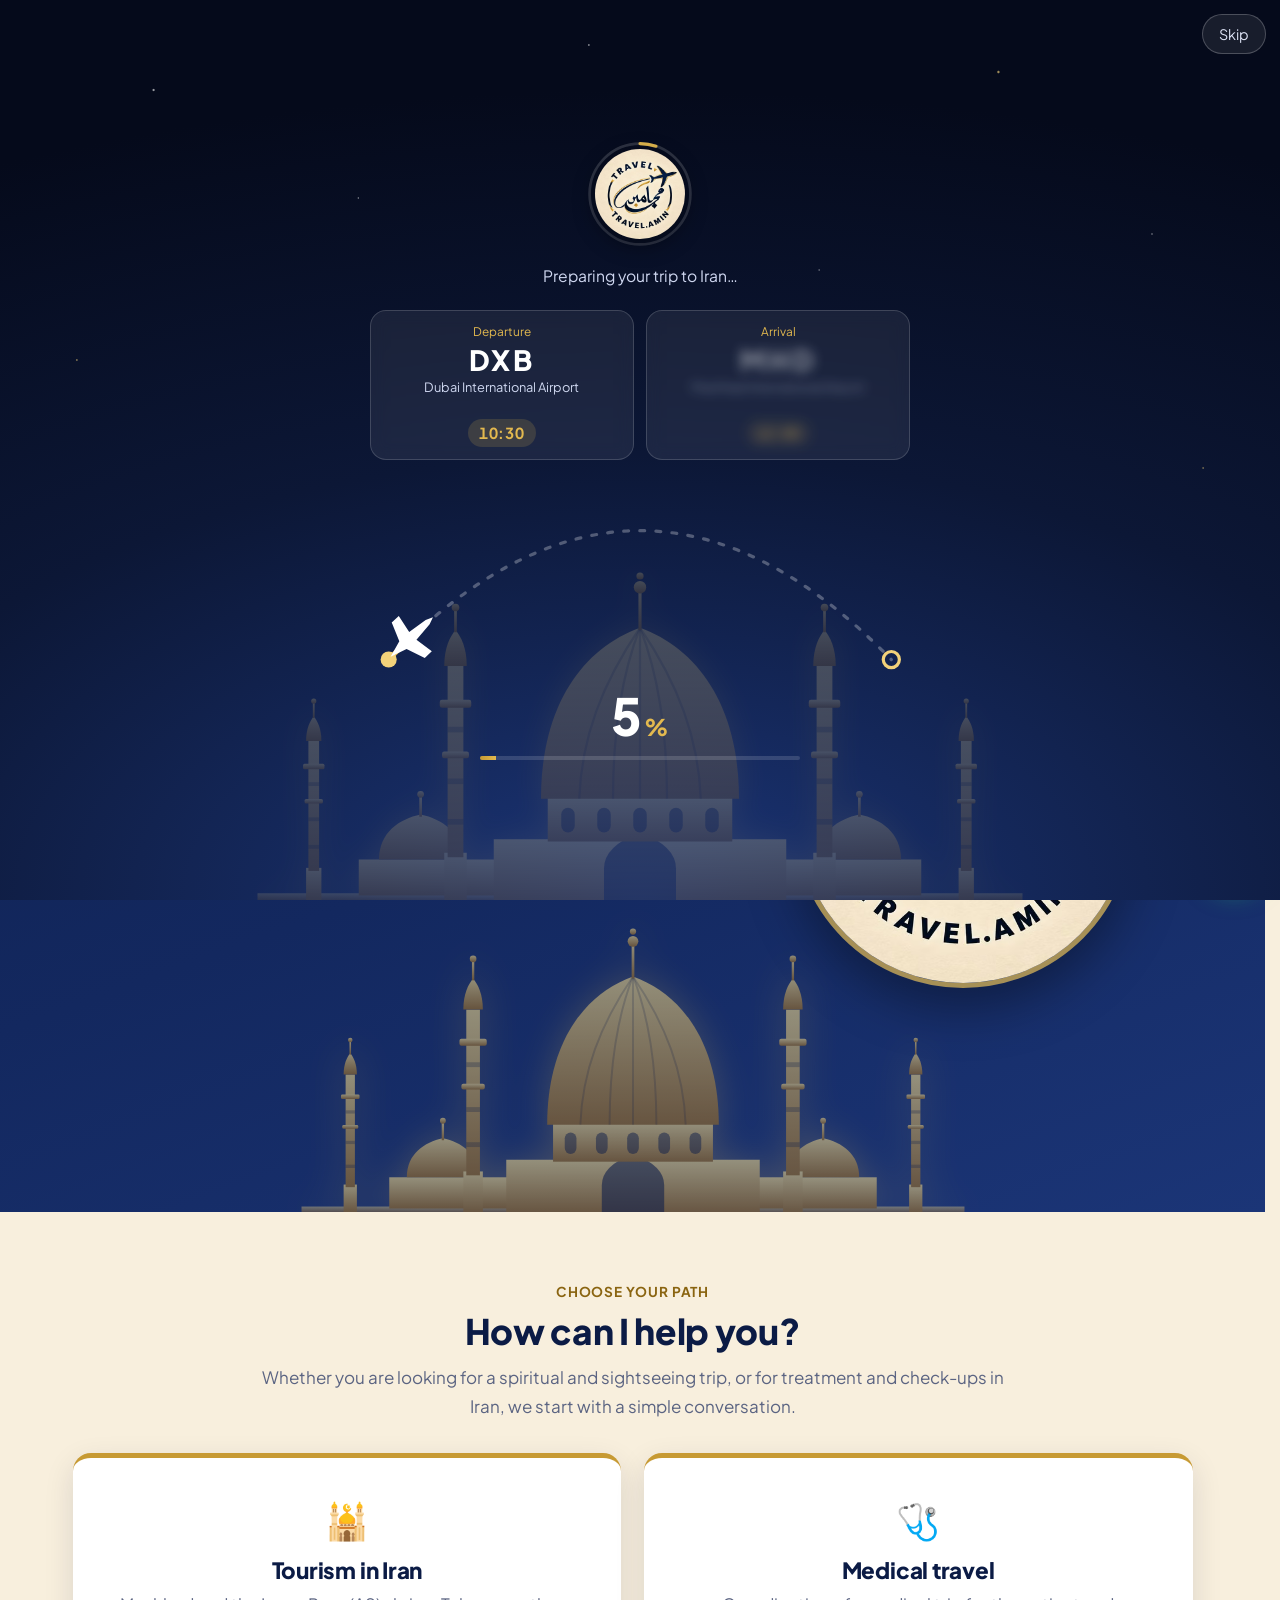
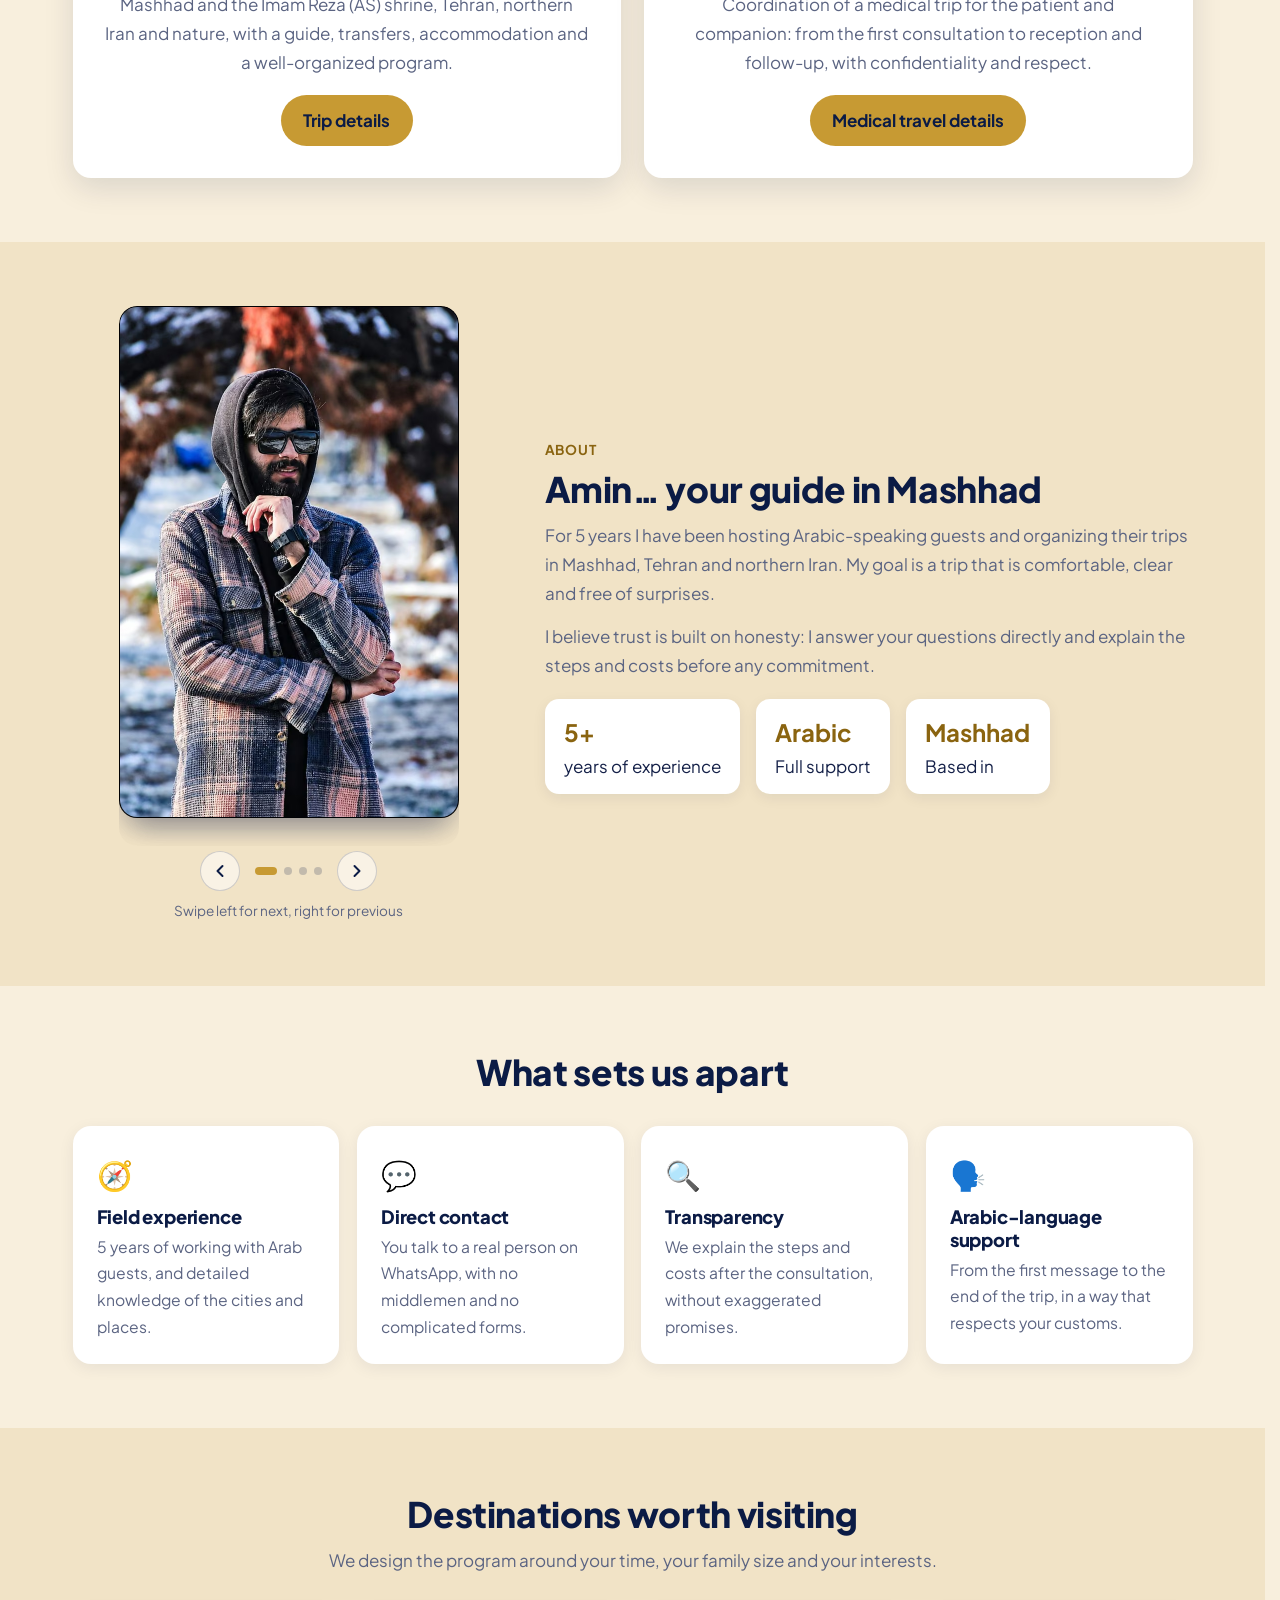
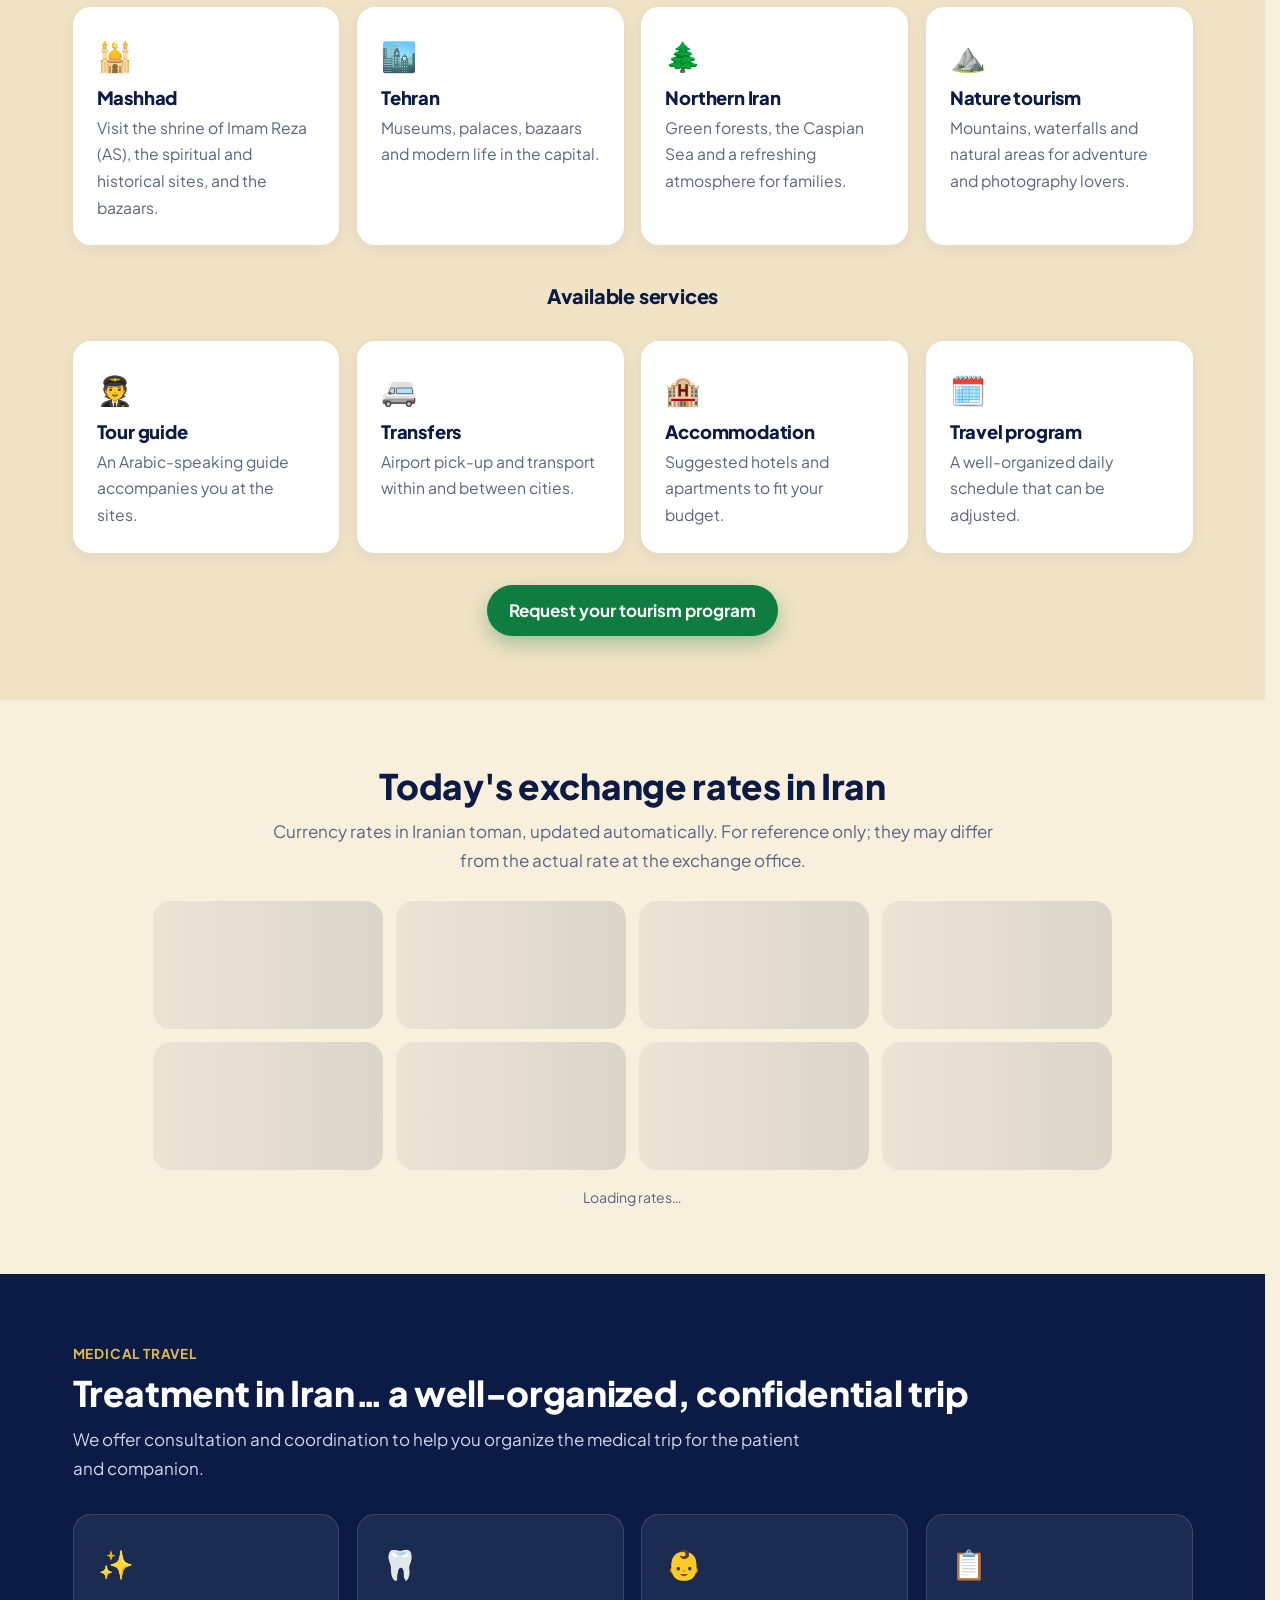
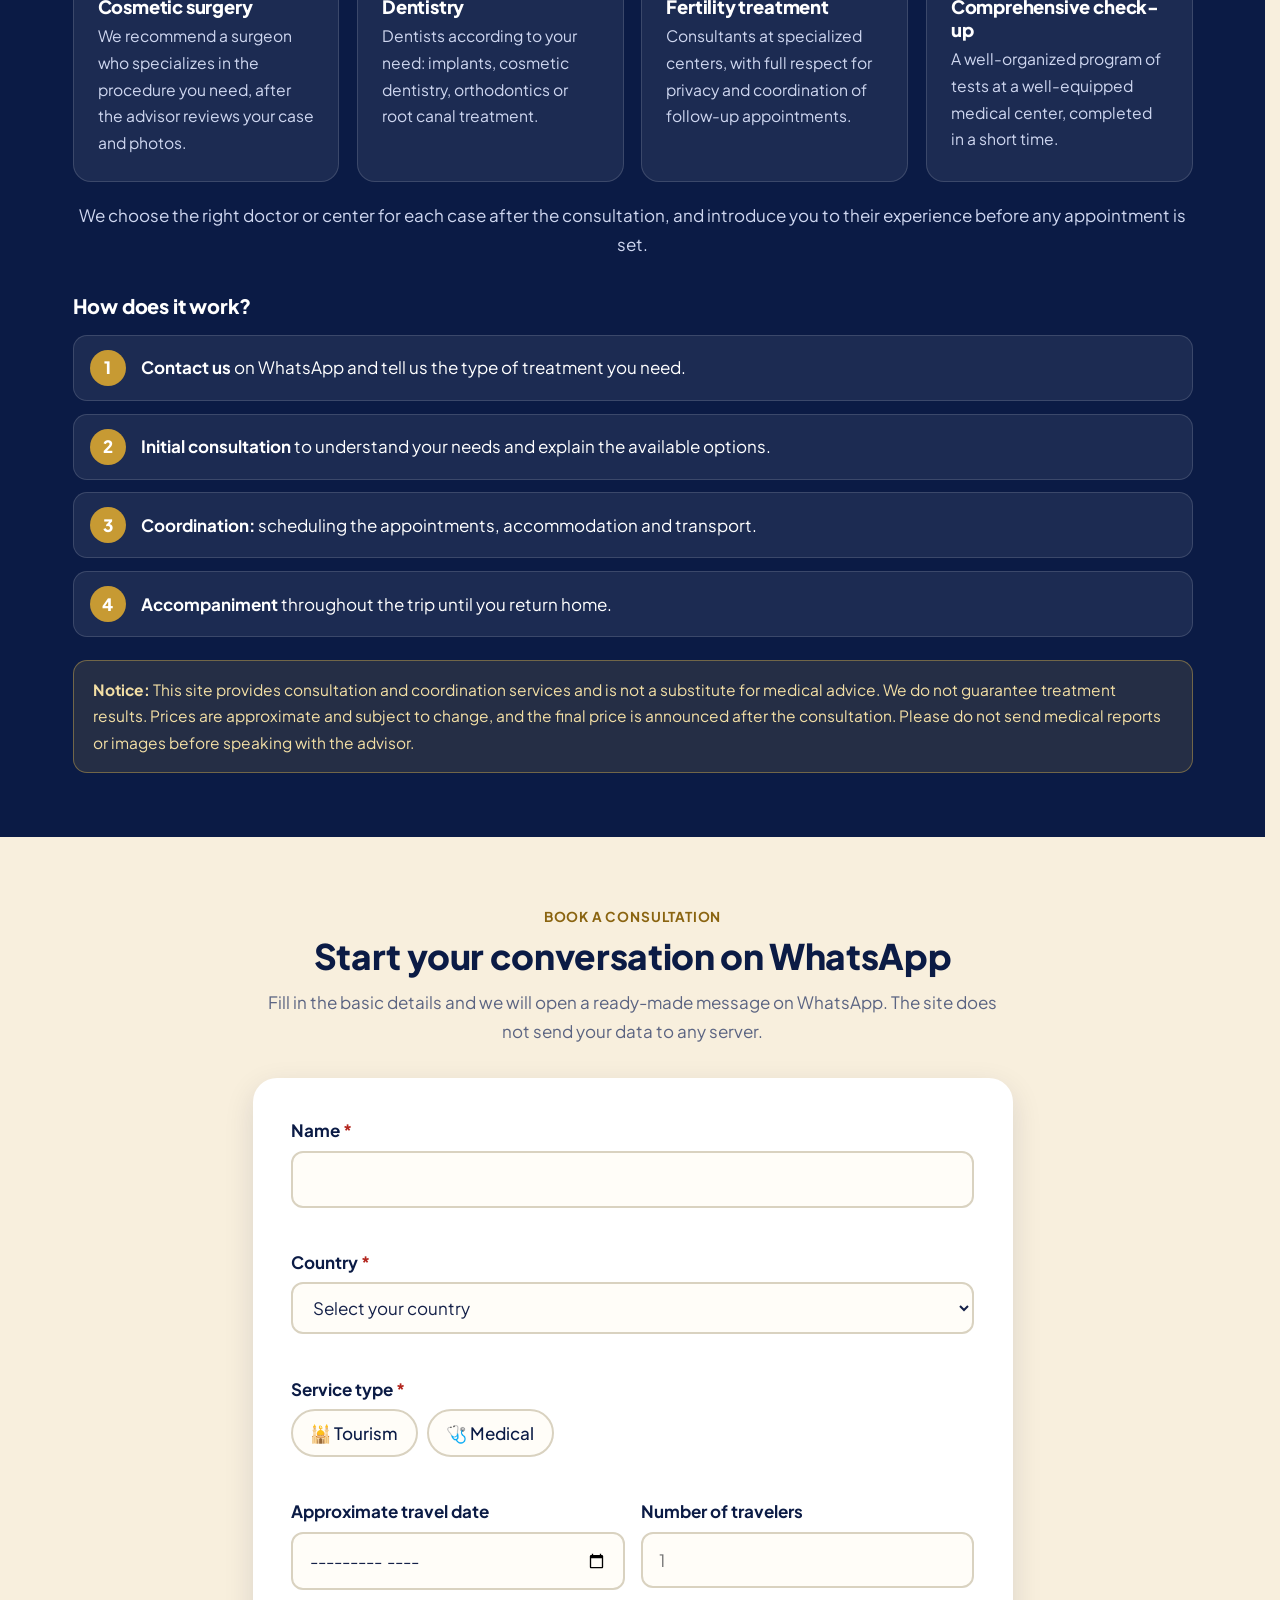
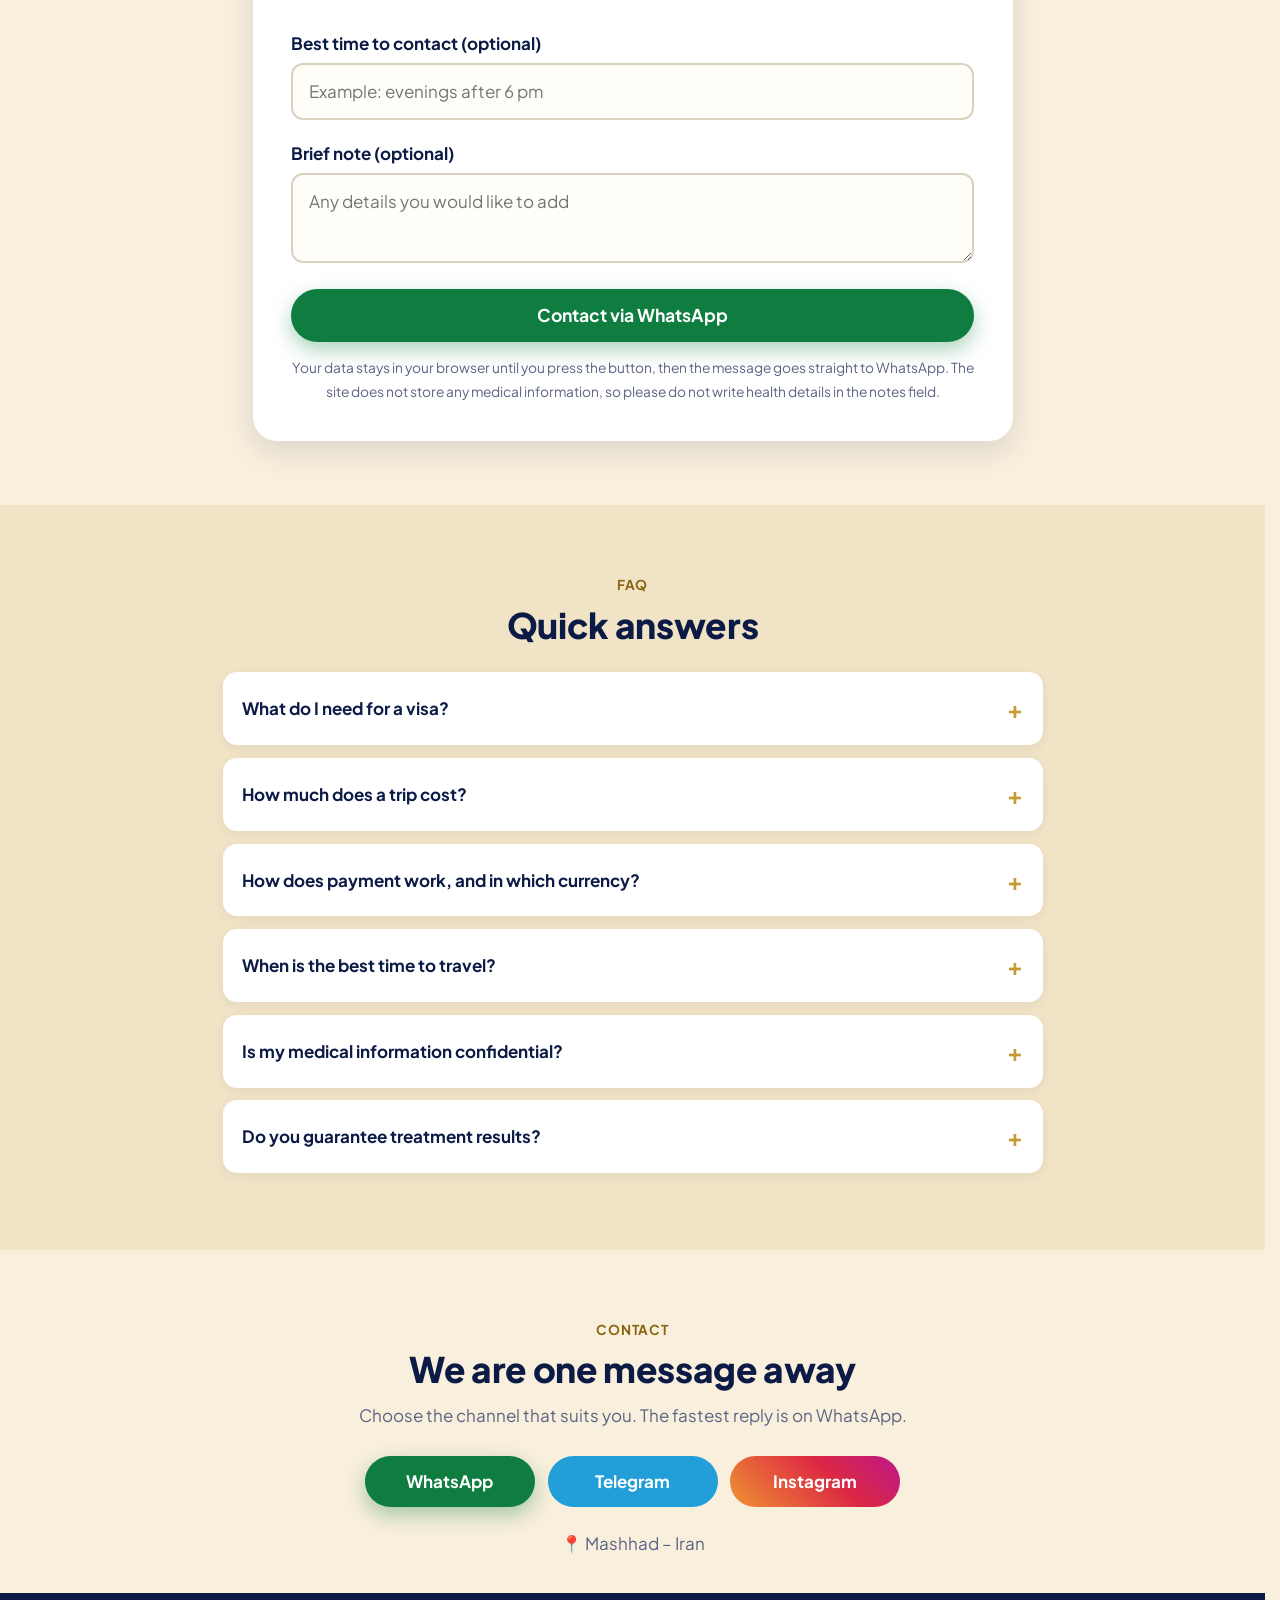
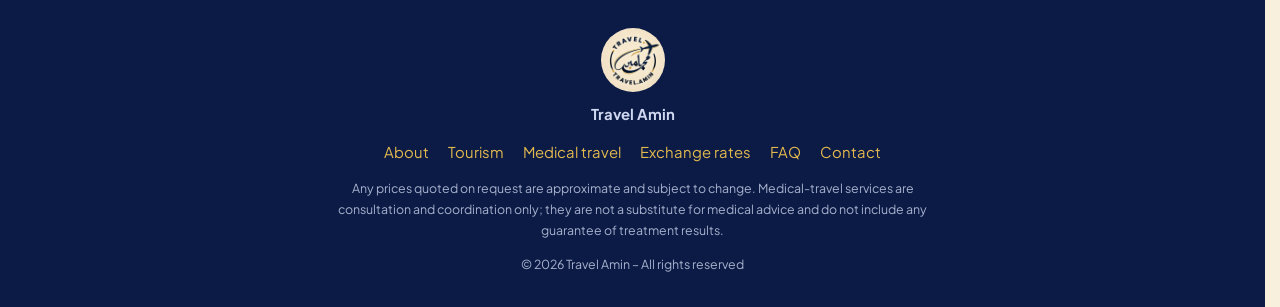
<file: en/index.html>
<!doctype html>
<html lang="en" dir="ltr" data-home>
<head>
<meta charset="utf-8">
<meta name="google-site-verification" content="cm3eL5Jy6Xv6FcwjnSOEqMSKHyD1TACXFL0OjEvYumI" />
<meta name="google-site-verification" content="googleb2ebb26e5218cbc9" />
<meta http-equiv="Content-Security-Policy" content="default-src 'self'; script-src 'self' 'sha256-wrkAcbnCgxqAE70ulj5LisKI2tnJkz/qDW62uePdLRg='; style-src 'self'; font-src 'self'; img-src 'self' data:; connect-src 'self' https://travelamin-rate.mafia099x.workers.dev; base-uri 'self'; form-action 'none'; object-src 'none'">
<meta name="referrer" content="strict-origin-when-cross-origin">
<meta name="viewport" content="width=device-width, initial-scale=1, viewport-fit=cover">
<title>Tour Guide in Mashhad | Medical Travel in Iran – Travel Amin</title>
<meta name="description" content="Amin, a tour guide from Mashhad with 5 years of experience. Tourism and medical travel in Iran for Arabic-speaking travelers, with direct consultation on WhatsApp.">
<link rel="canonical" href="https://travel-amin.github.io/en/" />
<link rel="alternate" hreflang="ar" href="https://travel-amin.github.io/">
<link rel="alternate" hreflang="en" href="https://travel-amin.github.io/en/">
<link rel="alternate" hreflang="x-default" href="https://travel-amin.github.io/">
<meta property="og:type" content="website">
<meta property="og:title" content="Travel Amin | Tourism & Medical Travel in Iran">
<meta property="og:description" content="Plan your tourism or medical trip to Iran with a guide from Mashhad, and get in touch directly on WhatsApp.">
<meta property="og:url" content="https://travel-amin.github.io/en/">
<meta property="og:site_name" content="Travel Amin">
<meta property="og:image" content="https://travel-amin.github.io/assets/img/og.jpg">
<meta property="og:image:width" content="1200">
<meta property="og:image:height" content="630">
<meta property="og:image:alt" content="Travel Amin – Tour guide in Mashhad">
<meta name="twitter:card" content="summary_large_image">
<meta name="twitter:title" content="Travel Amin | Tourism & Medical Travel in Iran">
<meta name="twitter:description" content="Plan your tourism or medical trip to Iran with a guide from Mashhad, and get in touch directly on WhatsApp.">
<meta name="twitter:image" content="https://travel-amin.github.io/assets/img/og.jpg">
<meta property="og:locale" content="en_US">
<meta property="og:locale:alternate" content="ar_AR">
<meta name="theme-color" content="#0B1B45" id="metaTheme">
<script>(function(){var r=document.documentElement,t=null;try{t=localStorage.getItem("ta_theme")}catch(e){}if(t!=="dark"&&t!=="light"){try{t=matchMedia("(prefers-color-scheme: dark)").matches?"dark":"light"}catch(e){t="light"}}r.setAttribute("data-theme",t);var sw=false;try{var v=sessionStorage.getItem("ta_langsw");if(v){sessionStorage.removeItem("ta_langsw");var a=v.split(",");r.style.setProperty("--lx",(+a[0]||0)+"px");r.style.setProperty("--ly",(+a[1]||0)+"px");r.classList.add("lang-in");sw=true;setTimeout(function(){r.classList.remove("lang-in")},1400)}}catch(e){}try{var home=r.hasAttribute("data-home"),en=(r.lang||"").slice(0,2)==="en";if(home&&!en&&localStorage.getItem("ta_lang")==="en"&&!/[?&]lang=ar/.test(location.search)){location.replace("en/"+location.hash);return}var calm=matchMedia("(prefers-reduced-motion: reduce)").matches;if(home&&!calm&&!sw&&sessionStorage.getItem("ta_intro")!=="1"){r.classList.add("intro");setTimeout(function(){r.classList.remove("intro")},4000)}}catch(e){}})();</script>
<link rel="preload" href="../assets/fonts/pjk-400-latin.woff2" as="font" type="font/woff2" crossorigin>
<link rel="preload" href="../assets/img/logo.avif" as="image" type="image/avif" fetchpriority="high">
<link rel="preload" href="../assets/img/logo.webp" as="image" type="image/webp" fetchpriority="high">
<link rel="preload" href="../assets/img/logo.jpg" as="image" type="image/jpeg" fetchpriority="high">
<link rel="icon" type="image/png" href="../assets/img/favicon.png">
<link rel="apple-touch-icon" href="../assets/img/apple-touch-icon.png">
<script type="application/ld+json">
{
  "@context": "https://schema.org",
  "@graph": [
    {
      "@type": "TravelAgency",
      "@id": "https://travel-amin.github.io/en/#agency",
      "name": "Travel Amin",
      "alternateName": "Travel.Amin",
      "description": "Tourism and medical-travel services in Iran for Arabic-speaking travelers",
      "url": "https://travel-amin.github.io/en/",
      "logo": "https://travel-amin.github.io/assets/img/logo.jpg",
      "image": "https://travel-amin.github.io/assets/img/og.jpg",
      "knowsLanguage": "ar",
      "telephone": "+989395464608",
      "contactPoint": {
        "@type": "ContactPoint",
        "contactType": "customer service",
        "telephone": "+989395464608",
        "availableLanguage": "Arabic"
      },
      "areaServed": "IR",
      "address": {
        "@type": "PostalAddress",
        "addressLocality": "Mashhad",
        "addressCountry": "IR"
      },
      "sameAs": [
        "https://instagram.com/travel.amin",
        "https://t.me/travel_amin"
      ]
    },
    {
      "@type": "Person",
      "@id": "https://travel-amin.github.io/en/#person",
      "name": "Amin",
      "jobTitle": "Tour guide",
      "worksFor": {
        "@id": "https://travel-amin.github.io/en/#agency"
      }
    }
  ]
}
</script>
  <script type="application/ld+json">
{
  "@context": "https://schema.org",
  "@type": "FAQPage",
  "mainEntity": [
    {
      "@type": "Question",
      "name": "What do I need for a visa?",
      "acceptedAnswer": {
        "@type": "Answer",
        "text": "Entry requirements vary by nationality and may change, so we explain what is required for your country when you get in touch and help you prepare the documents."
      }
    },
    {
      "@type": "Question",
      "name": "How much does a trip cost?",
      "acceptedAnswer": {
        "@type": "Answer",
        "text": "We do not list fixed prices on the site because the cost depends on the duration, the services and the number of people. We will send you a clear offer on WhatsApp after the consultation."
      }
    },
    {
      "@type": "Question",
      "name": "How does payment work, and in which currency?",
      "acceptedAnswer": {
        "@type": "Answer",
        "text": "We agree on the payment method and currency clearly with you once the program is settled, and before any commitment."
      }
    },
    {
      "@type": "Question",
      "name": "When is the best time to travel?",
      "acceptedAnswer": {
        "@type": "Answer",
        "text": "It depends on the destination and the type of trip. Tell us what you prefer and we will suggest the most suitable time."
      }
    },
    {
      "@type": "Question",
      "name": "Is my medical information confidential?",
      "acceptedAnswer": {
        "@type": "Answer",
        "text": "We respect your privacy. The site does not store any medical information, and we ask you not to send reports or images before speaking with the advisor on WhatsApp."
      }
    },
    {
      "@type": "Question",
      "name": "Do you guarantee treatment results?",
      "acceptedAnswer": {
        "@type": "Answer",
        "text": "No. We provide consultation and coordination only; medical decisions and results are the responsibility of the treating doctor and center."
      }
    }
  ]
}
</script>
<link rel="stylesheet" href="../assets/css/style.css?v=20261116">
</head>
<body>
<div id="intro" role="status" aria-live="polite" aria-label="Preparing your trip" dir="ltr">
  <button class="in-skip" id="inSkip" type="button" dir="ltr">Skip</button>
  <div class="in-stars"></div>
  <div class="in-stage in-route" id="inRoute">
    <div class="in-logo" id="inLogoWrap">
      <svg viewBox="0 0 120 120" aria-hidden="true"><circle cx="60" cy="60" r="56" fill="none" stroke="rgba(255,255,255,.16)" stroke-width="3"/><circle id="inRing" cx="60" cy="60" r="56" fill="none" stroke="#E3B94F" stroke-width="3.5" stroke-linecap="round" stroke-dasharray="351.86" stroke-dashoffset="351.86" transform="rotate(-90 60 60)"/></svg>
      <picture><source type="image/avif" srcset="../assets/img/logo.avif"><source type="image/webp" srcset="../assets/img/logo.webp"><img id="inLogo" src="../assets/img/logo.jpg" alt="Travel Amin" width="90" height="90"></picture>
    </div>
    <p class="in-title" id="inTitle" dir="ltr">Preparing your trip to Iran…</p>
    <div class="in-cards">
      <div class="ap ap-from" dir="ltr"><span class="ap-lab">Departure</span><b class="ap-code" id="fromCode">---</b><span class="ap-name" id="fromName"></span><span class="ap-time" id="fromTime">--:--</span></div>
      <div class="ap ap-to" id="toCard" dir="ltr"><span class="ap-lab">Arrival</span><b class="ap-code" id="toCode">MHD</b><span class="ap-name" id="toName">Mashhad International Airport</span><span class="ap-time" id="toTime">--:--</span></div>
    </div>
    <svg class="in-path" viewBox="0 0 360 150" aria-hidden="true">
      <path id="inArc" d="M24 122 Q180 -38 336 122" fill="none" stroke="rgba(255,255,255,.28)" stroke-width="2" stroke-dasharray="3 7" stroke-linecap="round"/>
      <path id="inTrail" d="M24 122 Q180 -38 336 122" fill="none" stroke="#E3B94F" stroke-width="3" stroke-linecap="round"/>
      <circle cx="24" cy="122" r="5" fill="#F3D27A"/><circle cx="336" cy="122" r="5" fill="none" stroke="#F3D27A" stroke-width="2"/>
      <g id="inPlane"><path d="M-11 0 L-4 -2.2 L-1 -10 L3 -10 L1.6 -2.2 L10 -1.2 L13 0 L10 1.2 L1.6 2.2 L3 10 L-1 10 L-4 2.2 Z" fill="#fff"/></g>
    </svg>
    <div class="in-pct"><span id="inNum">0</span><small>%</small></div>
    <div class="in-bar"><i id="inBar"></i></div>
  </div>
  <div class="in-stage in-pass" aria-hidden="true">
    <div class="pp" id="pp">
      <div class="pp-page">
        <div class="pp-h">VISAS</div>
        <div class="pp-ln"></div><div class="pp-ln s"></div><div class="pp-ln"></div>
        <div class="stamp" id="stamp"><div class="s1">IRAN</div><div class="s2">ENTRY</div><div class="s3">MASHHAD INT'L AIRPORT</div><div class="s4" id="stampDate">--</div></div>
        <div class="pp-mrz">P&lt;TRAVEL&lt;&lt;AMIN&lt;&lt;&lt;&lt;&lt;&lt;&lt;&lt;&lt;&lt;&lt;&lt;&lt;&lt;&lt;&lt;&lt;<br>MHD0000000&lt;0IRN&lt;&lt;&lt;&lt;&lt;&lt;&lt;&lt;&lt;&lt;&lt;&lt;&lt;&lt;&lt;</div>
      </div>
      <div class="pp-cover">
        <img id="ppLogo" class="pp-logo" alt="Travel Amin Logo" width="96" height="96">
        <b>PASSPORT</b><span>Travel Passport</span>
      </div>
    </div>
    <p class="in-welcome" dir="ltr">Welcome to Iran</p>
  </div>
</div>

<a class="skip" href="#main">Skip to content</a>

<header class="site">
  <div class="container nav">
    <a class="brand" href="#top" aria-label="Travel Amin – Home">
      <picture><source type="image/avif" srcset="../assets/img/logo.avif"><source type="image/webp" srcset="../assets/img/logo.webp"><img src="../assets/img/logo.jpg" alt="Travel Amin logo" width="48" height="48"></picture>
      <span>Travel Amin</span>
    </a>
    <div class="nav-actions">
      <a class="lang-btn" id="langBtn" href="https://travel-amin.github.io" hreflang="ar" lang="ar" aria-label="النسخة العربية">عربي</a>
      <button class="theme-btn" id="themeBtn" type="button" aria-label="Toggle dark mode" aria-pressed="false">
        <svg class="moon" width="22" height="22" viewBox="0 0 24 24" fill="none" stroke="currentColor" stroke-width="2" stroke-linecap="round" stroke-linejoin="round" aria-hidden="true"><path d="M21 12.8A9 9 0 1 1 11.2 3a7 7 0 0 0 9.8 9.8z"/></svg>
        <svg class="sun" width="22" height="22" viewBox="0 0 24 24" fill="none" stroke="currentColor" stroke-width="2" stroke-linecap="round" aria-hidden="true"><circle cx="12" cy="12" r="4"/><path d="M12 2v2M12 20v2M4.900 4.900l1.400 1.400M17.700 17.700l1.400 1.400M2 12h2M20 12h2M4.900 19.100l1.400-1.400M17.700 6.300l1.400-1.400"/></svg>
      </button>
      <button class="burger" id="burger" aria-label="Menu" aria-expanded="false" aria-controls="menu"><span></span></button>
    </div>
    <ul class="menu" id="menu">
  <li><a href="#about">About</a></li>
  <li><a href="#tourism">Tourism</a></li>
  <li><a href="#medical">Medical travel</a></li>
  <li><a href="#rates">Exchange rates</a></li>
  <li><a href="#faq">FAQ</a></li>
  <li><a href="#contact">Contact</a></li>
  <li><a class="btn btn-wa" href="#booking" data-wa-open>Book a consultation</a></li>
    </ul>
  </div>
</header>

<main id="main">
<!-- HERO -->
<section class="hero" id="top">
  <svg class="skyline" viewBox="0 0 800 304" aria-hidden="true" focusable="false" xmlns="http://www.w3.org/2000/svg">
  <defs>
    <linearGradient id="gd" x1="0" y1="0" x2="0" y2="1"><stop offset="0" stop-color="#FBE08A"/><stop offset="1" stop-color="#A9751F"/></linearGradient>
    <g id="mnr">
      <rect x="-10" y="262" width="20" height="42" fill="url(#gd)"/>
      <rect x="-7" y="96" width="14" height="170" fill="url(#gd)"/>
      <rect x="-7" y="150" width="14" height="5" fill="#0A1330" opacity=".28"/>
      <rect x="-7" y="196" width="14" height="5" fill="#0A1330" opacity=".28"/>
      <rect x="-7" y="232" width="14" height="5" fill="#0A1330" opacity=".28"/>
      <rect x="-14" y="126" width="28" height="7" rx="2" fill="url(#gd)"/>
      <rect x="-12" y="172" width="24" height="6" rx="2" fill="url(#gd)"/>
      <path d="M-10 96 C-10 80 -5 70 0 64 C5 70 10 80 10 96 Z" fill="url(#gd)"/>
      <rect x="-1.2" y="46" width="2.4" height="20" fill="url(#gd)"/>
      <circle cx="0" cy="44" r="3.4" fill="url(#gd)"/>
    </g>
  </defs>
  <!-- ground -->
  <rect x="60" y="298" width="680" height="6" fill="url(#gd)" opacity=".7"/>
  <!-- outer minarets -->
  <use href="#mnr" transform="translate(110 304) scale(.68) translate(0 -304)"/>
  <use href="#mnr" transform="translate(690 304) scale(.68) translate(0 -304)"/>
  <!-- side wings + small domes -->
  <rect x="150" y="268" width="130" height="32" fill="url(#gd)"/>
  <rect x="520" y="268" width="130" height="32" fill="url(#gd)"/>
  <path d="M168 268 C168 244 186 232 205 228 C224 232 242 244 242 268 Z" fill="url(#gd)"/>
  <path d="M558 268 C558 244 576 232 595 228 C614 232 632 244 632 268 Z" fill="url(#gd)"/>
  <rect x="203.8" y="212" width="2.4" height="18" fill="url(#gd)"/><circle cx="205" cy="210" r="3" fill="url(#gd)"/>
  <rect x="593.8" y="212" width="2.4" height="18" fill="url(#gd)"/><circle cx="595" cy="210" r="3" fill="url(#gd)"/>
  <!-- main minarets -->
  <use href="#mnr" transform="translate(236 0)"/>
  <use href="#mnr" transform="translate(564 0)"/>
  <!-- central body + iwan -->
  <rect x="270" y="250" width="260" height="54" fill="url(#gd)"/>
  <path d="M368 304 V276 Q368 256 400 244 Q432 256 432 276 V304 Z" fill="#0A1330" opacity=".6"/>
  <!-- drum -->
  <rect x="318" y="212" width="164" height="40" fill="url(#gd)"/>
  <g fill="#0A1330" opacity=".5">
    <rect x="330" y="222" width="12" height="22" rx="6"/><rect x="362" y="222" width="12" height="22" rx="6"/>
    <rect x="394" y="222" width="12" height="22" rx="6"/><rect x="426" y="222" width="12" height="22" rx="6"/>
    <rect x="458" y="222" width="12" height="22" rx="6"/>
  </g>
  <!-- main dome -->
  <path d="M312 214 C312 130 350 80 400 62 C450 80 488 130 488 214 Z" fill="url(#gd)"/>
  <g fill="none" stroke="#0A1330" stroke-opacity=".2" stroke-width="2">
    <path d="M400 62 V214"/>
    <path d="M400 62 C382 108 376 160 376 214"/><path d="M400 62 C418 108 424 160 424 214"/>
    <path d="M400 62 C366 112 348 160 346 214"/><path d="M400 62 C434 112 452 160 454 214"/>
  </g>
  <rect x="398.6" y="28" width="2.8" height="36" fill="url(#gd)"/>
  <circle cx="400" cy="26" r="5.5" fill="url(#gd)"/>
  <circle cx="400" cy="16" r="3.2" fill="url(#gd)"/>
</svg>
  <div class="container hero-grid">
    <div>
      <span class="eyebrow u1">Mashhad – Iran</span>
      <h1>Your journey to Iran starts with <em>a guide you can trust</em></h1>
      <p>I am Amin, a tour guide from Mashhad with 5 years of experience hosting Arabic-speaking guests. I plan your tourism or medical trip and accompany you step by step, and you can reach me directly on WhatsApp.</p>
      <div class="cta">
        <a class="btn btn-wa" href="#booking" data-wa-open>
          <svg width="22" height="22" viewBox="0 0 32 32" fill="#fff" aria-hidden="true"><path d="M16 3C9 3 3.4 8.6 3.4 15.5c0 2.3.6 4.4 1.7 6.3L3 29l7.4-1.9c1.8 1 3.8 1.500 5.900 1.500h.1c6.900 0 12.500-5.600 12.500-12.500S23 3 16 3zm0 22.900c-1.900 0-3.700-.5-5.300-1.500l-.4-.2-4.400 1.100 1.200-4.300-.3-.4a10.300 10.300 0 0 1-1.600-5.500C5.200 9.300 10 4.800 16 4.800s10.800 4.600 10.800 10.700S21.900 25.900 16 25.900zm5.900-7.700c-.3-.2-1.900-.9-2.200-1-.3-.1-.5-.2-.7.200s-.8 1-1 1.200c-.2.200-.4.200-.7.100-.3-.2-1.400-.5-2.600-1.600-1-.9-1.600-1.900-1.800-2.300-.2-.3 0-.5.100-.7l.5-.6c.2-.2.200-.3.300-.5.100-.2.100-.4 0-.6l-1-2.300c-.2-.6-.5-.5-.7-.5h-.6c-.2 0-.6.100-.9.400s-1.200 1.200-1.200 2.800 1.200 3.300 1.400 3.500c.2.200 2.400 3.700 5.800 5.100.8.400 1.500.6 2 .7.800.3 1.600.2 2.200.1.700-.1 1.900-.8 2.200-1.500.3-.7.300-1.400.2-1.500-.1-.1-.3-.2-.7-.4z"/></svg>
          Book your consultation on WhatsApp</a>
        <a class="btn btn-line" href="#paths">Explore the services</a>
      </div>
      <div class="badges"><span>✔ 5 years of experience</span><span>✔ Arabic-language support</span><span>✔ Direct consultation</span></div>
    </div>
    <picture><source type="image/avif" srcset="../assets/img/logo.avif"><source type="image/webp" srcset="../assets/img/logo.webp"><img class="hero-logo" fetchpriority="high" src="../assets/img/logo.jpg" alt="Travel Amin logo: an airplane and Arabic calligraphy" width="340" height="340"></picture>
  </div>
</section>

<!-- PATHS -->
<section id="paths">
  <div class="container center">
    <span class="eyebrow">Choose your path</span>
    <h2>How can I help you?</h2>
    <p class="lead">Whether you are looking for a spiritual and sightseeing trip, or for treatment and check-ups in Iran, we start with a simple conversation.</p>
    <div class="paths">
      <article class="path">
        <div class="ico" aria-hidden="true">🕌</div>
        <h3>Tourism in Iran</h3>
        <p>Mashhad and the Imam Reza (AS) shrine, Tehran, northern Iran and nature, with a guide, transfers, accommodation and a well-organized program.</p>
        <a class="btn btn-gold" href="#tourism">Trip details</a>
      </article>
      <article class="path">
        <div class="ico" aria-hidden="true">🩺</div>
        <h3>Medical travel</h3>
        <p>Coordination of a medical trip for the patient and companion: from the first consultation to reception and follow-up, with confidentiality and respect.</p>
        <a class="btn btn-gold" href="#medical">Medical travel details</a>
      </article>
    </div>
  </div>
</section>

<!-- ABOUT -->
<section class="alt" id="about">
  <div class="container about">
    <div class="pwrap"><div class="pstack">
      <figure class="card pcard"><picture><source type="image/avif" srcset="../assets/img/amin-1.avif"><source type="image/webp" srcset="../assets/img/amin-1.webp"><img src="../assets/img/amin-1.jpg" alt="Amin – photo 1" width="340" height="510" draggable="false"></picture></figure>
      <figure class="card pcard"><picture><source type="image/avif" srcset="../assets/img/amin-2.avif"><source type="image/webp" srcset="../assets/img/amin-2.webp"><img src="../assets/img/amin-2.jpg" alt="Amin – photo 2" width="340" height="510" draggable="false" loading="lazy"></picture></figure>
      <figure class="card pcard"><picture><source type="image/avif" srcset="../assets/img/amin-3.avif"><source type="image/webp" srcset="../assets/img/amin-3.webp"><img src="../assets/img/amin-3.jpg" alt="Amin – photo 3" width="340" height="510" draggable="false" loading="lazy"></picture></figure>
      <figure class="card pcard"><picture><source type="image/avif" srcset="../assets/img/amin-4.avif"><source type="image/webp" srcset="../assets/img/amin-4.webp"><img src="../assets/img/amin-4.jpg" alt="Amin – photo 4" width="340" height="510" draggable="false" loading="lazy"></picture></figure>
    </div></div>
    <div>
      <span class="eyebrow">About</span>
      <h2>Amin… your guide in Mashhad</h2>
      <p>For 5 years I have been hosting Arabic-speaking guests and organizing their trips in Mashhad, Tehran and northern Iran. My goal is a trip that is comfortable, clear and free of surprises.</p>
      <p>I believe trust is built on honesty: I answer your questions directly and explain the steps and costs before any commitment.</p>
      <div class="stats">
        <div class="stat"><b>5+</b>years of experience</div>
        <div class="stat"><b>Arabic</b>Full support</div>
        <div class="stat"><b>Mashhad</b>Based in</div>
      </div>
    </div>
  </div>
</section>

<!-- WHY -->
<section id="why">
  <div class="container center">
    <h2>What sets us apart</h2>
    <div class="grid g4 u2">
      <div class="card"><span class="ico" aria-hidden="true">🧭</span><h3>Field experience</h3><p>5 years of working with Arab guests, and detailed knowledge of the cities and places.</p></div>
      <div class="card"><span class="ico" aria-hidden="true">💬</span><h3>Direct contact</h3><p>You talk to a real person on WhatsApp, with no middlemen and no complicated forms.</p></div>
      <div class="card"><span class="ico" aria-hidden="true">🔍</span><h3>Transparency</h3><p>We explain the steps and costs after the consultation, without exaggerated promises.</p></div>
      <div class="card"><span class="ico" aria-hidden="true">🗣️</span><h3>Arabic-language support</h3><p>From the first message to the end of the trip, in a way that respects your customs.</p></div>
    </div>
  </div>
</section>

<!-- TOURISM -->
<section class="alt" id="tourism">
  <div class="container">
    <h2 class="u3">Destinations worth visiting</h2>
    <p class="lead u4">We design the program around your time, your family size and your interests.</p>
    <div class="grid g4">
      <div class="card"><span class="ico" aria-hidden="true">🕌</span><h3>Mashhad</h3><p>Visit the shrine of Imam Reza (AS), the spiritual and historical sites, and the bazaars.</p></div>
      <div class="card"><span class="ico" aria-hidden="true">🏙️</span><h3>Tehran</h3><p>Museums, palaces, bazaars and modern life in the capital.</p></div>
      <div class="card"><span class="ico" aria-hidden="true">🌲</span><h3>Northern Iran</h3><p>Green forests, the Caspian Sea and a refreshing atmosphere for families.</p></div>
      <div class="card"><span class="ico" aria-hidden="true">⛰️</span><h3>Nature tourism</h3><p>Mountains, waterfalls and natural areas for adventure and photography lovers.</p></div>
    </div>
    <h3 class="u5">Available services</h3>
    <div class="grid g4">
      <div class="card"><span class="ico" aria-hidden="true">🧑‍✈️</span><h3>Tour guide</h3><p>An Arabic-speaking guide accompanies you at the sites.</p></div>
      <div class="card"><span class="ico" aria-hidden="true">🚐</span><h3>Transfers</h3><p>Airport pick-up and transport within and between cities.</p></div>
      <div class="card"><span class="ico" aria-hidden="true">🏨</span><h3>Accommodation</h3><p>Suggested hotels and apartments to fit your budget.</p></div>
      <div class="card"><span class="ico" aria-hidden="true">🗓️</span><h3>Travel program</h3><p>A well-organized daily schedule that can be adjusted.</p></div>
    </div>
    <p class="center u6"><a class="btn btn-wa" href="#booking" data-wa-open data-pick="tourism">Request your tourism program</a></p>
  </div>
</section>

<!-- RATES -->
<section id="rates">
  <div class="container center">
    <h2>Today's exchange rates in Iran</h2>
    <p class="lead">Currency rates in Iranian toman, updated automatically. For reference only; they may differ from the actual rate at the exchange office.</p>
    <div class="rates-grid" id="ratesGrid" aria-live="polite">
      <div class="rate card sk"></div><div class="rate card sk"></div><div class="rate card sk"></div><div class="rate card sk"></div>
    </div>
    <p class="rates-meta" id="ratesMeta">Loading rates…</p>
    <button class="btn btn-line rates-retry hidden" id="ratesRetry" type="button">Try again</button>
  </div>
</section>

<!-- MEDICAL -->
<section class="dark" id="medical">
  <div class="container">
    <span class="eyebrow u1">Medical travel</span>
    <h2>Treatment in Iran… a well-organized, confidential trip</h2>
    <p class="lead">We offer consultation and coordination to help you organize the medical trip for the patient and companion.</p>
    <div class="grid g4">
      <div class="card"><span class="ico" aria-hidden="true">✨</span><h3>Cosmetic surgery</h3><p>We recommend a surgeon who specializes in the procedure you need, after the advisor reviews your case and photos.</p></div>
      <div class="card"><span class="ico" aria-hidden="true">🦷</span><h3>Dentistry</h3><p>Dentists according to your need: implants, cosmetic dentistry, orthodontics or root canal treatment.</p></div>
      <div class="card"><span class="ico" aria-hidden="true">👶</span><h3>Fertility treatment</h3><p>Consultants at specialized centers, with full respect for privacy and coordination of follow-up appointments.</p></div>
      <div class="card"><span class="ico" aria-hidden="true">📋</span><h3>Comprehensive check-up</h3><p>A well-organized program of tests at a well-equipped medical center, completed in a short time.</p></div>
    </div>
    <p class="center u7">We choose the right doctor or center for each case after the consultation, and introduce you to their experience before any appointment is set.</p>
    <h3 class="u8">How does it work?</h3>
    <ol class="steps">
      <li><b>Contact us</b> on WhatsApp and tell us the type of treatment you need.</li>
      <li><b>Initial consultation</b> to understand your needs and explain the available options.</li>
      <li><b>Coordination:</b> scheduling the appointments, accommodation and transport.</li>
      <li><b>Accompaniment</b> throughout the trip until you return home.</li>
    </ol>
    <div class="notice"><b>Notice:</b> This site provides consultation and coordination services and is not a substitute for medical advice. We do not guarantee treatment results. Prices are approximate and subject to change, and the final price is announced after the consultation. Please do not send medical reports or images before speaking with the advisor.</div>
    
  </div>
</section>
<!-- BOOKING -->
<section id="booking">
  <div class="container center">
    <span class="eyebrow">Book a consultation</span>
    <h2>Start your conversation on WhatsApp</h2>
    <p class="lead">Fill in the basic details and we will open a ready-made message on WhatsApp. The site does not send your data to any server.</p>
    <form class="form-wrap u2" id="bookForm" novalidate aria-label="Consultation booking form">
      <div class="field">
        <label for="name">Name <span class="req">*</span></label>
        <input id="name" name="name" type="text" autocomplete="name" maxlength="60" aria-describedby="e-name">
        <div class="err" id="e-name" role="alert"></div>
      </div>
      <div class="field">
        <label for="country">Country <span class="req">*</span></label>
        <select id="country" name="country" aria-describedby="e-country">
          <option value="">Select your country</option>
          <option>Iraq</option><option>Kuwait</option><option>Oman</option><option>Qatar</option>
          <option>Bahrain</option><option>United Arab Emirates</option><option>Saudi Arabia</option><option>Lebanon</option>
          <option>Yemen</option><option>Syria</option><option>Jordan</option><option>Egypt</option><option>Other</option>
        </select>
        <div class="err" id="e-country" role="alert"></div>
      </div>
      <div class="field">
        <span class="lbl" id="l-type">Service type <span class="req">*</span></span>
        <div class="chips" role="radiogroup" aria-labelledby="l-type" id="g-type">
          <button type="button" class="chip" role="radio" aria-checked="false" data-v="tourism">🕌 Tourism</button>
          <button type="button" class="chip" role="radio" aria-checked="false" data-v="medical">🩺 Medical</button>
        </div>
        <div class="err" id="e-type" role="alert"></div>
      </div>
      <div class="field hidden" id="f-topic">
        <span class="lbl" id="l-topic">Topic <span class="req">*</span></span>
        <div class="chips" role="radiogroup" aria-labelledby="l-topic" id="g-topic"></div>
        <input id="other" type="text" maxlength="80" placeholder="Write the topic briefly" class="hidden u9" aria-label="Other topic">
        <div class="err" id="e-topic" role="alert"></div>
      </div>
      <div class="row">
        <div class="field">
          <label for="date">Approximate travel date</label>
          <input id="date" type="month">
        </div>
        <div class="field">
          <label for="people">Number of travelers</label>
          <input id="people" type="number" min="1" max="50" inputmode="numeric" placeholder="1" aria-describedby="e-people">
          <div class="err" id="e-people" role="alert"></div>
        </div>
      </div>
      <div class="field">
        <label for="besttime">Best time to contact (optional)</label>
        <input id="besttime" type="text" maxlength="50" placeholder="Example: evenings after 6 pm">
      </div>
      <div class="field">
        <label for="note">Brief note (optional)</label>
        <textarea id="note" maxlength="400" placeholder="Any details you would like to add"></textarea>
      </div>
      <div class="warn hidden" id="medwarn"><b>Notice:</b> Do not send medical reports or images before speaking with the advisor.</div>
      <button class="btn btn-wa u10" type="submit">Contact via WhatsApp</button>
      <div class="fallback hidden" id="fallback" aria-live="polite">
        If WhatsApp does not open automatically, you can:
        <div>
          <a class="btn btn-wa" id="fb-web" target="_blank" rel="noopener" href="#">WhatsApp Web</a>
          <a class="btn btn-tg" href="https://t.me/travel_amin" target="_blank" rel="noopener">Telegram</a>
          <button type="button" class="btn btn-line" id="fb-copy">Copy number</button>
        </div>
      </div>
      <p class="privacy-note">Your data stays in your browser until you press the button, then the message goes straight to WhatsApp. The site does not store any medical information, so please do not write health details in the notes field.</p>
    </form>
  </div>
</section>

<!-- FAQ -->
<section class="alt" id="faq">
  <div class="container u11">
    <div class="center"><span class="eyebrow">FAQ</span><h2>Quick answers</h2></div>
    <div class="u12">
      <details><summary>What do I need for a visa?</summary><p>Entry requirements vary by nationality and may change, so we explain what is required for your country when you get in touch and help you prepare the documents.</p></details>
      <details><summary>How much does a trip cost?</summary><p>We do not list fixed prices on the site because the cost depends on the duration, the services and the number of people. We will send you a clear offer on WhatsApp after the consultation.</p></details>
      <details><summary>How does payment work, and in which currency?</summary><p>We agree on the payment method and currency clearly with you once the program is settled, and before any commitment.</p></details>
      <details><summary>When is the best time to travel?</summary><p>It depends on the destination and the type of trip. Tell us what you prefer and we will suggest the most suitable time.</p></details>
      <details><summary>Is my medical information confidential?</summary><p>We respect your privacy. The site does not store any medical information, and we ask you not to send reports or images before speaking with the advisor on WhatsApp.</p></details>
      <details><summary>Do you guarantee treatment results?</summary><p>No. We provide consultation and coordination only; medical decisions and results are the responsibility of the treating doctor and center.</p></details>
    </div>
  </div>
</section>

<!-- CONTACT -->
<section id="contact">
  <div class="container center">
    <span class="eyebrow">Contact</span>
    <h2>We are one message away</h2>
    <p class="lead">Choose the channel that suits you. The fastest reply is on WhatsApp.</p>
    <div class="contact-list">
      <a class="btn btn-wa" href="#" data-wa-direct rel="noopener" target="_blank">WhatsApp</a>
      <a class="btn btn-tg" href="https://t.me/travel_amin" target="_blank" rel="noopener">Telegram</a>
      <a class="btn btn-ig" href="https://instagram.com/travel.amin" target="_blank" rel="noopener">Instagram</a>
    </div>
    <p class="u13">📍 Mashhad – Iran</p>
  </div>
</section>
</main>

<footer>
  <div class="container">
    <picture><source type="image/avif" srcset="../assets/img/logo.avif"><source type="image/webp" srcset="../assets/img/logo.webp"><img src="../assets/img/logo.jpg" alt="Travel Amin Logo" width="64" height="64" loading="lazy" class="u14"></picture>
    <strong>Travel Amin</strong>
    <div class="foot-links">
  <a href="#about">About</a><a href="#tourism">Tourism</a><a href="#medical">Medical travel</a><a href="#rates">Exchange rates</a><a href="#faq">FAQ</a><a href="#contact">Contact</a>
    </div>
    <small>Any prices quoted on request are approximate and subject to change. Medical-travel services are consultation and coordination only; they are not a substitute for medical advice and do not include any guarantee of treatment results.</small>
    <small>© <span id="yr">2026</span> Travel Amin – All rights reserved</small>
  </div>
</footer>

<a class="fab" href="#" data-wa-direct target="_blank" rel="noopener" aria-label="Contact via WhatsApp">
  <svg viewBox="0 0 32 32" aria-hidden="true"><path d="M16 3C9 3 3.400 8.600 3.400 15.500c0 2.300.6 4.400 1.700 6.300L3 29l7.400-1.900c1.800 1 3.800 1.500 5.900 1.500h.1c6.900 0 12.500-5.600 12.500-12.500S23 3 16 3zm0 22.900c-1.900 0-3.700-.5-5.300-1.500l-.4-.2-4.400 1.100 1.200-4.300-.3-.4a10.300 10.300 0 0 1-1.600-5.500C5.200 9.300 10 4.800 16 4.800s10.800 4.600 10.800 10.700S21.900 25.900 16 25.900zm5.900-7.700c-.3-.2-1.900-.9-2.200-1-.3-.1-.5-.2-.7.200s-.8 1-1 1.200c-.2.200-.4.200-.7.100-.3-.2-1.400-.5-2.600-1.600-1-.9-1.600-1.900-1.800-2.300-.2-.3 0-.5.100-.7l.5-.6c.2-.2.200-.3.300-.5.100-.2.100-.4 0-.6l-1-2.300c-.2-.6-.5-.5-.7-.5h-.6c-.2 0-.6.100-.9.400s-1.200 1.200-1.200 2.800 1.200 3.300 1.400 3.500c.2.200 2.400 3.700 5.800 5.100.8.400 1.500.6 2 .7.800.3 1.600.2 2.200.1.700-.1 1.900-.8 2.200-1.500.3-.7.300-1.400.2-1.500-.1-.1-.3-.2-.7-.4z"/></svg>
</a>



<script src="../assets/js/lang.js?v=20261116" defer></script>
<script src="../assets/js/config.js?v=20261116" defer></script>
<script src="../assets/js/intro.js?v=20261116" defer></script>
<script src="../assets/js/main.js?v=20261116" defer></script>
<script src="../assets/js/rates.js?v=20261116" defer></script>
</body>
</html>
</file>
<file: assets/css/style.css>
/* ===== خطوط مستضافة ذاتيًا (بدل Google Fonts) — تُحمَّل فقط المجموعات المستخدمة ===== */
@font-face{font-family:'Tajawal';font-style:normal;font-weight:400;font-display:swap;src:url(../fonts/tajawal-400-arabic.woff2) format('woff2');unicode-range:U+0600-06FF, U+0750-077F, U+0870-0891, U+0897-08E1, U+08E3-08FF, U+200C-200E, U+2010-2011, U+204F, U+2E41, U+FB50-FDFF, U+FE70-FE74, U+FE76-FEFC, U+102E0-102FB, U+10E60-10E7E, U+10EC2-10EC7, U+10EC9-10EEE, U+10EF0-10EFF, U+1EE00-1EE03, U+1EE05-1EE1F, U+1EE21-1EE22, U+1EE24, U+1EE27, U+1EE29-1EE32, U+1EE34-1EE37, U+1EE39, U+1EE3B, U+1EE42, U+1EE47, U+1EE49, U+1EE4B, U+1EE4D-1EE4F, U+1EE51-1EE52, U+1EE54, U+1EE57, U+1EE59, U+1EE5B, U+1EE5D, U+1EE5F, U+1EE61-1EE62, U+1EE64, U+1EE67-1EE6A, U+1EE6C-1EE72, U+1EE74-1EE77, U+1EE79-1EE7C, U+1EE7E, U+1EE80-1EE89, U+1EE8B-1EE9B, U+1EEA1-1EEA3, U+1EEA5-1EEA9, U+1EEAB-1EEBB, U+1EEF0-1EEF1;}
@font-face{font-family:'Tajawal';font-style:normal;font-weight:400;font-display:swap;src:url(../fonts/tajawal-400-latin.woff2) format('woff2');unicode-range:U+0000-00FF, U+0131, U+0152-0153, U+02BB-02BC, U+02C6, U+02DA, U+02DC, U+0304, U+0308, U+0329, U+2000-206F, U+20AC, U+2122, U+2191, U+2193, U+2212, U+2215, U+FEFF, U+FFFD;}
@font-face{font-family:'Tajawal';font-style:normal;font-weight:500;font-display:swap;src:url(../fonts/tajawal-500-arabic.woff2) format('woff2');unicode-range:U+0600-06FF, U+0750-077F, U+0870-0891, U+0897-08E1, U+08E3-08FF, U+200C-200E, U+2010-2011, U+204F, U+2E41, U+FB50-FDFF, U+FE70-FE74, U+FE76-FEFC, U+102E0-102FB, U+10E60-10E7E, U+10EC2-10EC7, U+10EC9-10EEE, U+10EF0-10EFF, U+1EE00-1EE03, U+1EE05-1EE1F, U+1EE21-1EE22, U+1EE24, U+1EE27, U+1EE29-1EE32, U+1EE34-1EE37, U+1EE39, U+1EE3B, U+1EE42, U+1EE47, U+1EE49, U+1EE4B, U+1EE4D-1EE4F, U+1EE51-1EE52, U+1EE54, U+1EE57, U+1EE59, U+1EE5B, U+1EE5D, U+1EE5F, U+1EE61-1EE62, U+1EE64, U+1EE67-1EE6A, U+1EE6C-1EE72, U+1EE74-1EE77, U+1EE79-1EE7C, U+1EE7E, U+1EE80-1EE89, U+1EE8B-1EE9B, U+1EEA1-1EEA3, U+1EEA5-1EEA9, U+1EEAB-1EEBB, U+1EEF0-1EEF1;}
@font-face{font-family:'Tajawal';font-style:normal;font-weight:500;font-display:swap;src:url(../fonts/tajawal-500-latin.woff2) format('woff2');unicode-range:U+0000-00FF, U+0131, U+0152-0153, U+02BB-02BC, U+02C6, U+02DA, U+02DC, U+0304, U+0308, U+0329, U+2000-206F, U+20AC, U+2122, U+2191, U+2193, U+2212, U+2215, U+FEFF, U+FFFD;}
@font-face{font-family:'Tajawal';font-style:normal;font-weight:700;font-display:swap;src:url(../fonts/tajawal-700-arabic.woff2) format('woff2');unicode-range:U+0600-06FF, U+0750-077F, U+0870-0891, U+0897-08E1, U+08E3-08FF, U+200C-200E, U+2010-2011, U+204F, U+2E41, U+FB50-FDFF, U+FE70-FE74, U+FE76-FEFC, U+102E0-102FB, U+10E60-10E7E, U+10EC2-10EC7, U+10EC9-10EEE, U+10EF0-10EFF, U+1EE00-1EE03, U+1EE05-1EE1F, U+1EE21-1EE22, U+1EE24, U+1EE27, U+1EE29-1EE32, U+1EE34-1EE37, U+1EE39, U+1EE3B, U+1EE42, U+1EE47, U+1EE49, U+1EE4B, U+1EE4D-1EE4F, U+1EE51-1EE52, U+1EE54, U+1EE57, U+1EE59, U+1EE5B, U+1EE5D, U+1EE5F, U+1EE61-1EE62, U+1EE64, U+1EE67-1EE6A, U+1EE6C-1EE72, U+1EE74-1EE77, U+1EE79-1EE7C, U+1EE7E, U+1EE80-1EE89, U+1EE8B-1EE9B, U+1EEA1-1EEA3, U+1EEA5-1EEA9, U+1EEAB-1EEBB, U+1EEF0-1EEF1;}
@font-face{font-family:'Tajawal';font-style:normal;font-weight:700;font-display:swap;src:url(../fonts/tajawal-700-latin.woff2) format('woff2');unicode-range:U+0000-00FF, U+0131, U+0152-0153, U+02BB-02BC, U+02C6, U+02DA, U+02DC, U+0304, U+0308, U+0329, U+2000-206F, U+20AC, U+2122, U+2191, U+2193, U+2212, U+2215, U+FEFF, U+FFFD;}
@font-face{font-family:'Tajawal';font-style:normal;font-weight:800;font-display:swap;src:url(../fonts/tajawal-800-arabic.woff2) format('woff2');unicode-range:U+0600-06FF, U+0750-077F, U+0870-0891, U+0897-08E1, U+08E3-08FF, U+200C-200E, U+2010-2011, U+204F, U+2E41, U+FB50-FDFF, U+FE70-FE74, U+FE76-FEFC, U+102E0-102FB, U+10E60-10E7E, U+10EC2-10EC7, U+10EC9-10EEE, U+10EF0-10EFF, U+1EE00-1EE03, U+1EE05-1EE1F, U+1EE21-1EE22, U+1EE24, U+1EE27, U+1EE29-1EE32, U+1EE34-1EE37, U+1EE39, U+1EE3B, U+1EE42, U+1EE47, U+1EE49, U+1EE4B, U+1EE4D-1EE4F, U+1EE51-1EE52, U+1EE54, U+1EE57, U+1EE59, U+1EE5B, U+1EE5D, U+1EE5F, U+1EE61-1EE62, U+1EE64, U+1EE67-1EE6A, U+1EE6C-1EE72, U+1EE74-1EE77, U+1EE79-1EE7C, U+1EE7E, U+1EE80-1EE89, U+1EE8B-1EE9B, U+1EEA1-1EEA3, U+1EEA5-1EEA9, U+1EEAB-1EEBB, U+1EEF0-1EEF1;}
@font-face{font-family:'Tajawal';font-style:normal;font-weight:800;font-display:swap;src:url(../fonts/tajawal-800-latin.woff2) format('woff2');unicode-range:U+0000-00FF, U+0131, U+0152-0153, U+02BB-02BC, U+02C6, U+02DA, U+02DC, U+0304, U+0308, U+0329, U+2000-206F, U+20AC, U+2122, U+2191, U+2193, U+2212, U+2215, U+FEFF, U+FFFD;}
@font-face{font-family:'Plus Jakarta Sans';font-style:normal;font-weight:400;font-display:swap;src:url(../fonts/pjk-400-latin.woff2) format('woff2');unicode-range:U+0000-00FF, U+0131, U+0152-0153, U+02BB-02BC, U+02C6, U+02DA, U+02DC, U+0304, U+0308, U+0329, U+2000-206F, U+20AC, U+2122, U+2191, U+2193, U+2212, U+2215, U+FEFF, U+FFFD;}
@font-face{font-family:'Plus Jakarta Sans';font-style:normal;font-weight:500;font-display:swap;src:url(../fonts/pjk-500-latin.woff2) format('woff2');unicode-range:U+0000-00FF, U+0131, U+0152-0153, U+02BB-02BC, U+02C6, U+02DA, U+02DC, U+0304, U+0308, U+0329, U+2000-206F, U+20AC, U+2122, U+2191, U+2193, U+2212, U+2215, U+FEFF, U+FFFD;}
@font-face{font-family:'Plus Jakarta Sans';font-style:normal;font-weight:700;font-display:swap;src:url(../fonts/pjk-700-latin.woff2) format('woff2');unicode-range:U+0000-00FF, U+0131, U+0152-0153, U+02BB-02BC, U+02C6, U+02DA, U+02DC, U+0304, U+0308, U+0329, U+2000-206F, U+20AC, U+2122, U+2191, U+2193, U+2212, U+2215, U+FEFF, U+FFFD;}
@font-face{font-family:'Plus Jakarta Sans';font-style:normal;font-weight:800;font-display:swap;src:url(../fonts/pjk-800-latin.woff2) format('woff2');unicode-range:U+0000-00FF, U+0131, U+0152-0153, U+02BB-02BC, U+02C6, U+02DA, U+02DC, U+0304, U+0308, U+0329, U+2000-206F, U+20AC, U+2122, U+2191, U+2193, U+2212, U+2215, U+FEFF, U+FFFD;}

:root{
  --navy:#0B1B45; --navy-2:#13285f; --gold:#C79A33; --gold-2:#E3B94F;
  --cream:#F8EFDD; --cream-2:#F1E3C6; --ink:#142048; --muted:#5b6482;
  --wa:#25D366; --wa-d:#1ebe5b; --wa-btn:#0f7d40; --wa-btn-d:#0b6a35; --gold-text:#8a6410; --white:#fff; --err:#b3261e;
  --radius:18px; --shadow:0 10px 30px rgba(11,27,69,.12);
}
*{box-sizing:border-box;margin:0}
html{scroll-behavior:smooth;scroll-padding-top:100px;overflow-x:hidden;scrollbar-gutter:stable}
body{font-family:"Tajawal","Segoe UI",Tahoma,Arial,sans-serif;background:var(--cream);color:var(--ink);line-height:1.8;font-size:17px;-webkit-text-size-adjust:100%; overflow-x: clip;}
img{max-width:100%;display:block}
/* WebP با فالبک JPEG: عنصر <picture> نباید جعبه‌ی جدیدی بسازد */
picture{display:contents}
a{color:inherit}
.container{width:min(1120px,100% - 2rem);margin-inline:auto}
section{padding-block:4rem}
h1,h2,h3{line-height:1.4;color:var(--navy);font-weight:800}
h2{font-size:clamp(1.55rem,4.5vw,2.2rem);margin-bottom:.6rem}
.eyebrow{display:inline-block;color:var(--gold-text);font-weight:700;letter-spacing:.02em;margin-bottom:.4rem}
.lead{color:var(--muted);max-width:60ch}
.center{text-align:center}.center .lead{margin-inline:auto}
.btn{display:inline-flex;align-items:center;justify-content:center;gap:.55rem;min-height:48px;padding:.7rem 1.4rem;border-radius:999px;border:0;font:inherit;font-weight:700;cursor:pointer;text-decoration:none;transition:transform .15s,background .2s,box-shadow .2s}
.btn:active{transform:scale(.98)}
.btn-wa{background:var(--wa-btn);color:#fff;box-shadow:0 8px 20px rgba(15,125,64,.35)}
.btn-wa:hover{background:var(--wa-btn-d)}
.btn-gold{background:var(--gold);color:#0B1B45}
.btn-gold:hover{background:#b3892b}
.btn-line{background:transparent;color:var(--navy);border:2px solid var(--navy)}
.btn-line:hover{background:var(--navy);color:#fff}
:focus-visible{outline:3px solid var(--gold-2);outline-offset:3px}
.skip{position:absolute;inset-inline-start:1rem;top:-60px;background:var(--navy);color:#fff;padding:.6rem 1rem;border-radius:8px;z-index:100}
.skip:focus{top:.6rem}

/* header */
header.site{position:sticky;top:calc(10px + env(safe-area-inset-top,0px));z-index:50;width:min(1120px,100% - 20px);margin:calc(10px + env(safe-area-inset-top,0px)) auto 0;border-radius:26px;
  background:linear-gradient(135deg,rgba(255,255,255,.62),rgba(255,255,255,.28));
  -webkit-backdrop-filter:blur(18px) saturate(170%);backdrop-filter:blur(18px) saturate(170%);
  border:1px solid rgba(255,255,255,.65);
  box-shadow:0 8px 28px rgba(11,27,69,.16),inset 0 1px 0 rgba(255,255,255,.8)}
header.site .nav{width:100%;padding-inline:.9rem;min-height:64px}
.brand img{box-shadow:0 2px 8px rgba(11,27,69,.2)}
.menu a.btn{box-shadow:0 4px 12px rgba(15,125,64,.35);color:#fff}
.menu li:last-child a.btn{text-align:center}
.nav{display:flex;align-items:center;justify-content:space-between;gap:1rem;min-height:68px}
.brand{display:flex;align-items:center;gap:.7rem;text-decoration:none;font-weight:800;color:var(--navy)}
.brand img{width:48px;height:48px;border-radius:50%;object-fit:cover}
.brand span{font-size:1.15rem;letter-spacing:.01em}
.menu{display:flex;align-items:center;gap:1.4rem;list-style:none;padding:0}
.menu a{text-decoration:none;font-weight:500;color:var(--navy)}
.menu a:hover{color:var(--gold)}
.burger{display:none;background:none;border:0;width:48px;height:48px;border-radius:12px;cursor:pointer}
.burger span,.burger span::before,.burger span::after{display:block;width:24px;height:2.5px;background:var(--navy);border-radius:2px;position:relative;margin:auto;content:""}
.burger span::before{position:absolute;top:-8px;inset-inline-start:0}
.burger span::after{position:absolute;top:8px;inset-inline-start:0}
@media(max-width:860px){
  .burger{display:block}
  
  .menu{
    position:absolute;
    inset-inline:0;
    top:calc(100% + 8px);
    background:rgba(248,239,221,.985);
    -webkit-backdrop-filter:blur(18px) saturate(170%);
    backdrop-filter:blur(18px) saturate(170%);
    border:1px solid rgba(255,255,255,.7);
    border-radius:22px;
    flex-direction:column;
    align-items:stretch;
    gap:0;
    padding:.5rem 1rem 1rem;
    box-shadow:0 12px 30px rgba(11,27,69,.2);
    
    /* تنظیمات جدید برای انیمیشن */
    display:flex; 
    opacity:0;
    visibility:hidden;
    pointer-events:none;
    transform:translateY(-15px) scale(0.98);
    transition:opacity 0.3s ease, transform 0.3s cubic-bezier(0.2, 0.8, 0.2, 1), visibility 0.3s;
    transform-origin:top center;
    
    max-height:calc(100vh - 120px);
    overflow-y:auto;
    overscroll-behavior:contain;
    -webkit-overflow-scrolling:touch;
  }
  
  .menu.open{
    opacity:1;
    visibility:visible;
    pointer-events:auto;
    transform:translateY(0) scale(1);
  }
  
  /* استایل‌های داخلی منو (خط‌کشی‌ها و دکمه‌ها) */
  .menu li a{display:block;padding:.85rem .4rem;border-bottom:1px solid rgba(11,27,69,.07)}
  .menu li:last-child a{border:0;margin-top:.6rem}
  .hide-m{display:none}
}

/* hero */
.hero{background:linear-gradient(160deg,var(--navy) 0%,var(--navy-2) 60%,#1b3577 100%);color:#fff;padding-block:3.5rem 10.6rem;position:relative;overflow:hidden}
.hero::before{content:"";position:absolute;inset:0;pointer-events:none;z-index:0;background:
 radial-gradient(1.6px 1.6px at 12% 10%,rgba(255,255,255,.85),transparent),
 radial-gradient(1.2px 1.2px at 28% 22%,rgba(255,255,255,.6),transparent),
 radial-gradient(1.8px 1.8px at 78% 8%,rgba(243,210,122,.9),transparent),
 radial-gradient(1.2px 1.2px at 90% 26%,rgba(255,255,255,.55),transparent),
 radial-gradient(1.4px 1.4px at 6% 40%,rgba(243,210,122,.7),transparent),
 radial-gradient(1.2px 1.2px at 64% 16%,rgba(255,255,255,.6),transparent),
 radial-gradient(1.4px 1.4px at 46% 5%,rgba(255,255,255,.7),transparent),
 radial-gradient(1.2px 1.2px at 94% 52%,rgba(243,210,122,.6),transparent)}
.skyline{position:absolute;left:50%;bottom:0;transform:translateX(-50%);width:100%;max-width:none;height:auto;opacity:.6;pointer-events:none;z-index:0;filter:drop-shadow(0 0 18px rgba(227,185,79,.4))}
@media(min-width:861px){.hero{padding-block:4rem 14rem}.skyline{width:min(780px,70%);opacity:.55}}
.hero-grid{display:grid;grid-template-columns:1.15fr .85fr;gap:2.5rem;align-items:center;position:relative;z-index:1}
.hero h1{color:#fff;font-size:clamp(1.9rem,6vw,3.2rem);margin-bottom:1rem}
.hero h1 em{font-style:normal;color:var(--gold-2)}
.hero p{color:#dfe5f7;max-width:52ch;margin-bottom:1.6rem;font-size:1.08rem}
.hero .cta{display:flex;flex-wrap:wrap;gap:.8rem}
.hero .btn-line{color:#fff;border-color:rgba(255,255,255,.6)}
.hero .btn-line:hover{background:#fff;color:var(--navy)}
.hero-logo{justify-self:center;width:min(340px,80%);height:auto;aspect-ratio:1/1;object-fit:cover;border-radius:50%;box-shadow:0 20px 50px rgba(0,0,0,.35);border:5px solid rgba(227,185,79,.7)}
.badges{display:flex;flex-wrap:wrap;gap:.6rem;margin-top:1.4rem}
.badges span{background:rgba(255,255,255,.1);border:1px solid rgba(255,255,255,.22);padding:.25rem .85rem;border-radius:999px;font-size:.92rem}
@media(max-width:860px){.hero-grid{grid-template-columns:1fr;text-align:center}.hero p{margin-inline:auto}.hero .cta,.badges{justify-content:center}.hero-logo{order:-1;width:200px}}

/* paths */
.paths{display:grid;grid-template-columns:repeat(2,1fr);gap:1.4rem;margin-top:2rem}
.path{background:#fff;border-radius:var(--radius);padding:2rem;box-shadow:var(--shadow);border-top:5px solid var(--gold);position:relative}
.path .ico{font-size:2.2rem;margin-bottom:.4rem}
.path h3{font-size:1.4rem;margin-bottom:.4rem}
.path p{color:var(--muted);margin-bottom:1.1rem}
@media(max-width:700px){.paths{grid-template-columns:1fr}}

/* cards */
.grid{display:grid;gap:1.1rem;margin-top:2rem}
.g4{grid-template-columns:repeat(4,1fr)}.g3{grid-template-columns:repeat(3,1fr)}.g2{grid-template-columns:repeat(2,1fr)}
@media(max-width:900px){.g4{grid-template-columns:repeat(2,1fr)}.g3{grid-template-columns:repeat(2,1fr)}}
@media(max-width:700px){.g4:not(.stack),.g3:not(.stack){grid-template-columns:1fr}}
.stack{display:block!important;position:relative;z-index:0;isolation:isolate;margin-top:2rem;touch-action:pan-y;-webkit-user-select:none;user-select:none; overflow: hidden !important; padding-bottom: 30px; max-width: 100vw;}
.stack>.card{position:absolute;inset-inline:0;top:0;margin:0;transition:transform .35s cubic-bezier(.2,.8,.2,1),opacity .3s;will-change:transform;touch-action:pan-y;cursor:grab;box-shadow:0 10px 26px rgba(11,27,69,.16);border:1px solid rgba(11,27,69,.06)}
.stack>.card.drag{transition:none;cursor:grabbing}
.dark .stack>.card{background:#1b3070;border-color:rgba(255,255,255,.15)}
.dots{display:flex;justify-content:center;gap:.45rem;margin-top:.3rem}
.dots i{width:8px;height:8px;border-radius:50%;background:rgba(11,27,69,.2);transition:all .2s}
.dots i.on{width:22px;border-radius:6px;background:var(--gold)}
.dark .dots i{background:rgba(255,255,255,.3)}
.dark .dots i.on{background:var(--gold-2)}
.swipe-hint{text-align:center;font-size:.85rem;color:var(--muted);margin-top:.5rem}
.dark .swipe-hint{color:#cfd7f0}
.snav{display:flex;align-items:center;justify-content:center;gap:.9rem;margin-top:.3rem;direction:ltr}
.snav .dots{margin-top:0}
.snb{width:40px;height:40px;border-radius:50%;border:1px solid rgba(11,27,69,.18);background:rgba(255,255,255,.55);color:var(--navy);display:grid;place-items:center;cursor:pointer;transition:transform .15s,background .2s}
.snb:active{transform:scale(.9)}
.dark .snb{border-color:rgba(255,255,255,.25);background:rgba(255,255,255,.08);color:var(--gold-2)}
[data-theme="dark"] .snb{border-color:rgba(255,255,255,.22);background:rgba(255,255,255,.08);color:var(--gold-2)}
@media(min-width:701px){.snav,.dots,.swipe-hint{display:none}}
@media(max-width:560px){.g2{grid-template-columns:1fr}}
.card{background:#fff;border-radius:var(--radius);padding:1.5rem;box-shadow:0 4px 16px rgba(11,27,69,.07)}
.card h3{font-size:1.15rem;margin-bottom:.35rem}
.card p{color:var(--muted);font-size:.98rem}
.card .ico{font-size:1.8rem;display:block;margin-bottom:.4rem}
.alt{background:var(--cream-2)}
.dark{background:var(--navy);color:#fff}
.dark h2,.dark h3{color:#fff}.dark .lead{color:#cfd7f0}
.dark .card{background:rgba(255,255,255,.07);box-shadow:none;border:1px solid rgba(255,255,255,.14)}
.dark .card p{color:#cfd7f0}

/* about */
.about{display:grid;grid-template-columns:.8fr 1.2fr;gap:2.5rem;align-items:center}
.pwrap{width:100%;max-width:340px;margin-inline:auto; overflow: hidden; position: relative; transform: translateZ(0);}
.pcard{padding:0;margin:0 0 .8rem;overflow:hidden;border-radius:var(--radius);background:#000}
.pcard img{display:block;width:100%;max-width:100%;aspect-ratio:2/3;object-fit:cover;border-radius:0;box-shadow:none;margin:0;-webkit-user-drag:none;pointer-events:none}
.pstack.stack{margin-top:0; overflow: hidden; border-radius: var(--radius);}
.pstack.stack>.pcard{margin:0}
@media(min-width:701px){.pstack~.snav{display:flex}.pstack~.snav .dots{display:flex}.pstack~.swipe-hint{display:block}}
.about>img{border-radius:var(--radius);box-shadow:var(--shadow);aspect-ratio:2/3;object-fit:cover;width:100%;max-width:340px;margin-inline:auto}
.about p{margin-bottom:.9rem;color:var(--muted)}
.stats{display:flex;gap:1rem;flex-wrap:wrap;margin-top:1.2rem}
.stat{background:#fff;border-radius:14px;padding:.8rem 1.2rem;box-shadow:0 4px 14px rgba(11,27,69,.07)}
.stat b{display:block;font-size:1.5rem;color:var(--gold-text)}
@media(max-width:760px){.about{grid-template-columns:1fr;text-align:center}.stats{justify-content:center}}

/* steps */
.steps{counter-reset:s;list-style:none;padding:0}
.steps li{counter-increment:s;position:relative;padding:1.1rem 1rem;padding-inline-start:4.2rem;background:rgba(255,255,255,.07);border:1px solid rgba(255,255,255,.14);border-radius:14px;margin-bottom:.8rem}
.steps li::before{content:counter(s);position:absolute;inset-inline-start:1rem;inset-inline-end:auto;top:50%;transform:translateY(-50%);width:36px;height:36px;border-radius:50%;background:var(--gold);color:#fff;font-weight:800;display:grid;place-items:center}
.notice{background:#fff8e6;border:1px solid #ecd59a;border-radius:14px;padding:1rem 1.2rem;color:#6a5319;font-size:.97rem;margin-top:1.4rem}
.dark .notice{background:rgba(227,185,79,.12);border-color:rgba(227,185,79,.4);color:#f3dfa5}

/* form */
.form-wrap{background:#fff;border-radius:24px;box-shadow:var(--shadow);padding:clamp(1.2rem,4vw,2.4rem);max-width:760px;margin:2rem auto 0}
.field{margin-bottom:1.15rem}
label,.lbl{display:block;font-weight:700;margin-bottom:.35rem;color:var(--navy)}
.req{color:var(--err)}
input,select,textarea{width:100%;font:inherit;padding:.75rem 1rem;border:2px solid #d9d2c0;border-radius:12px;background:#fffdf8;color:var(--ink);min-height:48px}
input:focus,select:focus,textarea:focus{border-color:var(--gold);outline:none}
textarea{min-height:90px;resize:vertical}
.row{display:grid;grid-template-columns:1fr 1fr;gap:1rem}
@media(max-width:560px){.row{grid-template-columns:1fr}}
.chips{display:flex;flex-wrap:wrap;gap:.55rem}
.chip{min-height:44px;padding:.45rem 1.1rem;border-radius:999px;border:2px solid #d9d2c0;background:#fffdf8;font:inherit;font-weight:500;cursor:pointer;color:var(--navy)}
.chip[aria-checked="true"]{background:var(--navy);border-color:var(--navy);color:#fff}
.chip:hover{border-color:var(--gold)}
.err{color:var(--err);font-size:.9rem;margin-top:.3rem;min-height:1.2em}
.invalid{border-color:var(--err)!important}
.hidden{display:none!important}
.warn{background:#fff3f0;border:1px solid #f0c3ba;color:#8a2a1c;padding:.8rem 1rem;border-radius:12px;margin-bottom:1.1rem;font-size:.95rem}
.fallback{margin-top:1rem;padding:1rem;background:var(--cream);border-radius:14px;font-size:.95rem}
.fallback .btn{min-height:44px;margin:.3rem .2rem 0 0;padding:.45rem 1rem}
.privacy-note{font-size:.86rem;color:var(--muted);margin-top:.9rem;text-align:center}

/* faq */
details{background:#fff;border-radius:14px;margin-bottom:.8rem;box-shadow:0 3px 12px rgba(11,27,69,.06)}
summary{cursor:pointer;padding:1rem 1.2rem;font-weight:700;color:var(--navy);list-style:none;display:flex;justify-content:space-between;gap:1rem;align-items:center;min-height:52px}
summary::-webkit-details-marker{display:none}
summary::after{content:"+";font-size:1.5rem;color:var(--gold);transition:transform .2s}
details[open] summary::after{content:"–"}
details p{padding:0 1.2rem 1.1rem;color:var(--muted)}

/* contact */
.contact-list{display:flex;flex-wrap:wrap;gap:.8rem;justify-content:center;margin-top:1.6rem}
.contact-list .btn{min-width:170px}
.btn-ig{background:linear-gradient(45deg,#f09433,#dc2743 60%,#bc1888);color:#fff}
.btn-tg{background:#229ED9;color:#fff}

#contact{padding-bottom:2.2rem}
@media(max-width:700px){body>footer{padding-bottom:calc(5.4rem + env(safe-area-inset-bottom,0px))}}
footer{background:var(--navy);color:#cfd7f0;padding-block:2.2rem calc(2rem + env(safe-area-inset-bottom,0px));text-align:center;font-size:.93rem}
footer a{color:var(--gold-2);text-decoration:none}
.foot-links{display:flex;flex-wrap:wrap;gap:1.2rem;justify-content:center;margin:.8rem 0}
footer small{display:block;max-width:70ch;margin:.8rem auto 0;opacity:.8}

/* floating wa */
.fab{position:fixed;inset-inline-start:16px;bottom:calc(16px + env(safe-area-inset-bottom,0px));z-index:60;width:60px;height:60px;border-radius:50%;background:var(--wa);display:grid;place-items:center;box-shadow:0 8px 24px rgba(37,211,102,.5);text-decoration:none}
.fab svg{width:34px;height:34px;fill:#fff}

/* theme toggle */
.nav-actions{display:flex;align-items:center;gap:.35rem}
.theme-btn{width:44px;height:44px;border-radius:50%;border:1px solid rgba(11,27,69,.14);background:rgba(255,255,255,.4);color:var(--navy);cursor:pointer;display:grid;place-items:center;transition:background .2s,transform .15s}
.theme-btn:active{transform:scale(.94)}
.theme-btn .sun{display:none}
[data-theme="dark"] .theme-btn .sun{display:block}
[data-theme="dark"] .theme-btn .moon{display:none}

/* language switch */
.lang-btn{display:inline-flex;align-items:center;justify-content:center;min-width:44px;height:44px;padding:0 .7rem;border-radius:999px;border:1px solid rgba(11,27,69,.14);background:rgba(255,255,255,.4);color:var(--navy);font-weight:700;font-size:.9rem;line-height:1;text-decoration:none;transition:background .2s,transform .15s}
.lang-btn:hover{background:rgba(255,255,255,.7)}
.lang-btn:active{transform:scale(.94)}
.brand span{white-space:nowrap}
@media(max-width:400px){.nav{gap:.4rem}header.site .nav{padding-inline:.6rem}.brand span{font-size:1rem}.nav-actions{gap:.2rem}.burger{width:44px}}

/* English (LTR) version: Plus Jakarta Sans for Latin text */
html[lang="en"] body{font-family:"Plus Jakarta Sans","Segoe UI",system-ui,-apple-system,Roboto,Arial,sans-serif;line-height:1.7}
html[lang="en"] h1,html[lang="en"] h2,html[lang="en"] h3{line-height:1.25;letter-spacing:-.01em}
html[lang="en"] .eyebrow{letter-spacing:.06em;text-transform:uppercase;font-size:.85rem}
html[lang="en"] .fab{inset-inline-start:auto;inset-inline-end:16px}
html[lang="en"] .lead{max-width:62ch}

/* ===== dark theme: "Mashhad night" ===== */
[data-theme="dark"]{color-scheme:dark;--cream:#0B1226;--cream-2:#0F1A38;--ink:#E8ECF8;--muted:#A9B3D1;--navy:#EAEFFB;--gold:#E0B552;--gold-2:#F3D27A;--surface:#16224A;--gold-text:#F3D27A;--line:rgba(255,255,255,.12);--shadow:0 10px 30px rgba(0,0,0,.45)}
[data-theme="dark"] header.site{background:linear-gradient(135deg,rgba(26,40,84,.72),rgba(12,20,48,.5));border-color:rgba(255,255,255,.14);box-shadow:0 8px 28px rgba(0,0,0,.45),inset 0 1px 0 rgba(255,255,255,.12)}
[data-theme="dark"] .lang-btn{border-color:rgba(255,255,255,.18);background:rgba(255,255,255,.08);color:var(--gold-2)}
[data-theme="dark"] .lang-btn:hover{background:rgba(255,255,255,.14)}
[data-theme="dark"] .theme-btn{border-color:rgba(255,255,255,.18);background:rgba(255,255,255,.08);color:var(--gold-2)}
[data-theme="dark"] .menu{background:rgba(14,22,52,.985);border-color:rgba(255,255,255,.14)}
[data-theme="dark"] .menu li a{border-bottom-color:rgba(255,255,255,.08)}
@media(min-width:861px){[data-theme="dark"] .menu{background:transparent;border:0}}
[data-theme="dark"] .hero{background:linear-gradient(160deg,#050A1B 0%,#0C1736 60%,#142456 100%)}
[data-theme="dark"] .hero .btn-line:hover{color:#0B1226}
[data-theme="dark"] .btn-line:hover{background:var(--navy);color:#0B1226}
[data-theme="dark"] .card,[data-theme="dark"] .path,[data-theme="dark"] .stat,[data-theme="dark"] details,[data-theme="dark"] .form-wrap{background:var(--surface);box-shadow:0 6px 20px rgba(0,0,0,.35)}
[data-theme="dark"] .stack>.card{background:var(--surface);border-color:var(--line)}
[data-theme="dark"] .dark{background:#060B1C}
[data-theme="dark"] .dark .card{background:rgba(255,255,255,.06);box-shadow:none}
[data-theme="dark"] .dark .stack>.card{background:#12204a;border-color:rgba(255,255,255,.14)}
[data-theme="dark"] input,[data-theme="dark"] select,[data-theme="dark"] textarea{background:#0F1A3C;border-color:rgba(255,255,255,.18);color:var(--ink)}
[data-theme="dark"] select option{background:#0F1A3C;color:var(--ink)}
[data-theme="dark"] input::placeholder,[data-theme="dark"] textarea::placeholder{color:#7f8bb0}
[data-theme="dark"] .chip{background:#0F1A3C;border-color:rgba(255,255,255,.2);color:var(--ink)}
[data-theme="dark"] .chip[aria-checked="true"]{background:var(--gold);border-color:var(--gold);color:#0B1226}
[data-theme="dark"] .notice{background:rgba(227,185,79,.12);border-color:rgba(227,185,79,.4);color:#f3dfa5}
[data-theme="dark"] .warn{background:rgba(255,120,100,.12);border-color:rgba(255,120,100,.4);color:#ffb4a6}
[data-theme="dark"] .fallback{background:rgba(255,255,255,.06)}
[data-theme="dark"] .dots i{background:rgba(255,255,255,.28)}
[data-theme="dark"] .dots i.on{background:var(--gold-2)}
[data-theme="dark"] .swipe-hint{color:#a9b3d1}
[data-theme="dark"] .about img{box-shadow:0 12px 30px rgba(0,0,0,.5)}
[data-theme="dark"] footer{background:#050A1B}
[data-theme="dark"] .err{color:#ff9a8f}
[data-theme="dark"] .req{color:#ff9a8f}
body,header.site,.card,.path,.stat,details,.form-wrap{transition:background-color .3s,color .3s}

/* ===== intro / loading page ===== */
#intro{display:none}
html.intro{overflow:hidden}
html.intro #intro{display:block}
#intro{position:fixed;inset:0;z-index:9999;color:#fff;overflow:hidden;
  background:radial-gradient(120% 90% at 50% 100%,#1b3577 0%,#0C1736 55%,#050A1B 100%);
  clip-path:circle(150% at 50% 50%);transition:clip-path .45s cubic-bezier(.7,0,.3,1)}
#intro.leave{clip-path:circle(0% at 50% 50%)}
.in-stars{position:absolute;inset:0;pointer-events:none;background:
 radial-gradient(1.6px 1.6px at 12% 10%,rgba(255,255,255,.85),transparent),
 radial-gradient(1.2px 1.2px at 28% 22%,rgba(255,255,255,.6),transparent),
 radial-gradient(1.8px 1.8px at 78% 8%,rgba(243,210,122,.9),transparent),
 radial-gradient(1.2px 1.2px at 90% 26%,rgba(255,255,255,.55),transparent),
 radial-gradient(1.4px 1.4px at 6% 40%,rgba(243,210,122,.7),transparent),
 radial-gradient(1.4px 1.4px at 46% 5%,rgba(255,255,255,.7),transparent),
 radial-gradient(1.2px 1.2px at 64% 30%,rgba(255,255,255,.5),transparent),
 radial-gradient(1.4px 1.4px at 94% 52%,rgba(243,210,122,.6),transparent)}
.in-sky{position:absolute;left:50%;bottom:0;transform:translateX(-50%);width:min(900px,150%);max-width:none;height:auto;opacity:.22;pointer-events:none;filter:drop-shadow(0 0 16px rgba(227,185,79,.4))}
.in-logo{position:relative;width:108px;height:108px;margin-bottom:.9rem;opacity:0;transform:scale(.7);animation:logoIn .8s .1s cubic-bezier(.2,1.2,.3,1) forwards;transition:filter .6s}
.in-logo svg{position:absolute;inset:0;width:100%;height:100%}
.in-logo img{position:absolute;inset:9px;width:calc(100% - 18px);height:calc(100% - 18px);border-radius:50%;object-fit:cover;box-shadow:0 6px 22px rgba(0,0,0,.45)}
#intro.arrived-all .in-logo{filter:drop-shadow(0 0 16px rgba(227,185,79,.65))}
@keyframes logoIn{to{opacity:1;transform:none}}
@media(max-height:680px){.in-logo{width:80px;height:80px;margin-bottom:.4rem}.in-logo img{inset:7px;width:calc(100% - 14px);height:calc(100% - 14px)}.in-pct{font-size:2.6rem}}
.pp-logo{width:96px;height:96px;border-radius:50%;object-fit:cover;border:2px solid rgba(227,185,79,.75);box-shadow:0 0 22px rgba(227,185,79,.35)}
.in-skip{position:absolute;top:calc(14px + env(safe-area-inset-top,0px));inset-inline-end:14px;z-index:5;background:rgba(255,255,255,.08);border:1px solid rgba(255,255,255,.22);color:#dfe5f7;font:inherit;font-size:.9rem;padding:.35rem 1rem;min-height:40px;border-radius:999px;cursor:pointer}
.in-stage{position:absolute;inset:0;display:flex;flex-direction:column;align-items:center;justify-content:center;padding:1rem;z-index:2;transition:opacity .5s,transform .6s}
.in-title{color:#cfd7f0;font-size:.98rem;margin-bottom:1.3rem;text-align:center;transition:color .4s}
#intro.arrived-all .in-title{color:var(--gold-2)}
.in-cards{width:min(540px,94%);display:flex;justify-content:space-between;gap:.8rem}
.ap{flex:1;max-width:49%;background:rgba(255,255,255,.07);border:1px solid rgba(255,255,255,.16);border-radius:16px;padding:.7rem .6rem;display:flex;flex-direction:column;align-items:center;gap:.12rem;text-align:center;-webkit-backdrop-filter:blur(8px);backdrop-filter:blur(8px)}
.ap-lab{font-size:.74rem;color:var(--gold-2)}
.ap-code{font-size:1.75rem;letter-spacing:.1em;line-height:1.15;font-weight:800}
.ap-name{font-size:.8rem;color:#cfd7f0;line-height:1.35;min-height:2.7em;direction:rtl}
.ap-time{margin-top:.25rem;padding:.08rem .7rem;border-radius:999px;background:rgba(227,185,79,.16);color:var(--gold-2);font-weight:700;font-size:.95rem;font-variant-numeric:tabular-nums;letter-spacing:.04em}
.ap-to .ap-code,.ap-to .ap-name,.ap-to .ap-time{filter:blur(6px);opacity:.5;transition:filter .7s,opacity .7s}
.ap-to.arrived{border-color:rgba(227,185,79,.7);box-shadow:0 0 30px rgba(227,185,79,.28)}
.ap-to.arrived .ap-code,.ap-to.arrived .ap-name,.ap-to.arrived .ap-time{filter:none;opacity:1}
.in-path{width:min(580px,98%);height:auto;overflow:visible;margin-top:.2rem}
.in-pct{font-size:3.2rem;font-weight:800;line-height:1;margin-top:-.9rem;font-variant-numeric:tabular-nums;direction:ltr}
.in-pct small{font-size:.45em;color:var(--gold-2);margin-inline-start:.1em}
.in-bar{width:min(320px,70%);height:4px;border-radius:4px;background:rgba(255,255,255,.14);margin-top:.9rem;overflow:hidden}
.in-bar i{display:block;height:100%;width:0;background:linear-gradient(90deg,var(--gold),var(--gold-2))}
.in-pass{opacity:0;pointer-events:none;transform:scale(.9)}
#intro.phase-pass .in-route{opacity:0;transform:scale(.95)}
#intro.phase-pass .in-pass{opacity:1;transform:none}
.pp{position:relative;width:min(280px,72vw);aspect-ratio:3/4.1;perspective:1200px;filter:drop-shadow(0 24px 40px rgba(0,0,0,.55));transform:translateY(30px);transition:transform .7s cubic-bezier(.2,.8,.2,1)}
#intro.phase-pass .pp{transform:none}
.pp.shake{animation:ppShake .28s linear}
@keyframes ppShake{0%,100%{translate:0 0}25%{translate:-4px 3px}50%{translate:4px -3px}75%{translate:-2px -1px}}
.pp-page{position:absolute;inset:0;border-radius:6px 14px 14px 6px;background:#f3ead2 repeating-linear-gradient(115deg,rgba(11,27,69,.045) 0 2px,transparent 2px 7px);padding:1rem .9rem;color:#2a3558;overflow:hidden;display:flex;flex-direction:column;gap:.45rem;border-left:7px solid #d8c9a0;direction:ltr}
.pp-h{font-weight:800;font-size:.78rem;letter-spacing:.14em;text-align:center;color:#8a7a4a;border-bottom:1px solid rgba(138,122,74,.4);padding-bottom:.35rem}
.pp-ln{height:7px;border-radius:4px;background:rgba(42,53,88,.12)}
.pp-ln.s{width:60%}
.pp-mrz{margin-top:auto;font-family:ui-monospace,Menlo,Consolas,monospace;font-size:.55rem;letter-spacing:.04em;color:rgba(42,53,88,.45);line-height:1.5;word-break:break-all}
.stamp{position:absolute;left:50%;top:42%;width:78%;margin-left:-39%;border:3px double #1f3f9e;border-radius:14px;color:#1f3f9e;text-align:center;padding:.5rem .3rem;mix-blend-mode:multiply;opacity:0;transform:scale(2.4) rotate(-20deg);transform-origin:center;font-weight:800;line-height:1.25}
.stamp::before{content:"";position:absolute;inset:3px;border:1px dashed rgba(31,63,158,.7);border-radius:9px;pointer-events:none}
.stamp .s1{font-size:.62rem;letter-spacing:.2em}
.stamp .s2{font-size:1.5rem;letter-spacing:.06em;direction:rtl}
.stamp .s3{font-size:.6rem;letter-spacing:.08em}
.stamp .s4{font-size:.7rem;letter-spacing:.1em;margin-top:.15rem;border-top:1px solid rgba(31,63,158,.55);padding-top:.15rem}
#intro.stamped .stamp{animation:stampIn .45s cubic-bezier(.2,1.5,.4,1) forwards}
@keyframes stampIn{0%{opacity:0;transform:scale(2.4) rotate(-20deg)}55%{opacity:.95;transform:scale(.93) rotate(-8deg)}100%{opacity:.88;transform:scale(1) rotate(-8deg)}}
.pp-cover{position:absolute;inset:0;border-radius:6px 14px 14px 6px;background:linear-gradient(145deg,#14296a,#0B1B45 60%,#081334);border:2px solid rgba(227,185,79,.55);transform-origin:left center;transition:transform .9s cubic-bezier(.5,0,.2,1);-webkit-backface-visibility:hidden;backface-visibility:hidden;display:flex;flex-direction:column;align-items:center;justify-content:center;gap:.9rem;color:var(--gold-2);text-align:center}
.pp-cover b{letter-spacing:.3em;font-size:.95rem}
.pp-cover span{font-size:1.05rem}
#intro.open .pp-cover{transform:rotateY(-172deg)}
.in-welcome{margin-top:1.5rem;font-size:1.2rem;color:var(--gold-2);font-weight:700;opacity:0;transition:opacity .5s .15s}
#intro.stamped .in-welcome{opacity:1}

/* exchange rates */
.rates-grid.stack>.rate.card{max-width:none;width:auto}
.rates-grid{display:flex;flex-wrap:wrap;justify-content:center;gap:.8rem;margin-top:1.6rem}
.rates-grid>.rate{flex:0 1 calc(50% - .4rem);max-width:230px;min-width:0}
@media(min-width:760px){.rates-grid>.rate{flex-basis:calc(25% - .6rem)}}
.rate.card{padding:1rem .6rem;display:flex;flex-direction:column;align-items:center;gap:.15rem;text-align:center;min-height:128px}
.rate .fl{font-size:1.7rem;line-height:1.2}
.rate .nm{font-weight:700;color:var(--navy);font-size:.92rem}
.rate .pr{font-size:1.3rem;font-weight:800;color:var(--ink);direction:ltr;font-variant-numeric:tabular-nums;line-height:1.3}
.rate .un{font-size:.74rem;color:var(--muted)}
.rate .chg{font-size:.8rem;font-weight:700}
.rate .chg.up{color:#1a9b57}.rate .chg.down{color:#d64545}
.rate .rg{font-size:.7rem;color:var(--muted);direction:ltr}
.rate.sk{background:linear-gradient(90deg,rgba(11,27,69,.05),rgba(11,27,69,.12),rgba(11,27,69,.05));background-size:200% 100%;animation:skl 1.2s linear infinite;box-shadow:none}
[data-theme="dark"] .rate.sk{background:linear-gradient(90deg,rgba(255,255,255,.04),rgba(255,255,255,.1),rgba(255,255,255,.04));background-size:200% 100%}
@keyframes skl{to{background-position:-200% 0}}
.rates-meta{margin-top:1rem;font-size:.88rem;color:var(--muted)}
.rates-retry{margin-top:.8rem;min-height:44px}
@media(prefers-reduced-motion:reduce){*{scroll-behavior:auto!important;transition:none!important}}

/* utility classes (replace former inline styles; keeps CSP free of unsafe-inline) */
.u1{color:var(--gold-2) !important}
.u2{text-align:start !important}
.u3{text-align:center !important}
.u4{text-align:center !important;margin-inline:auto !important}
.u5{margin-top:2.4rem !important;text-align:center !important}
.u6{margin-top:2rem !important}
.u7{margin-top:1.2rem !important;color:#cfd7f0 !important}
.u8{margin:2.2rem 0 1rem !important}
.u9{margin-top:.7rem !important}
.u10{width:100% !important;font-size:1.1rem !important}
.u11{max-width:820px !important}
.u12{margin-top:1.6rem !important}
.u13{margin-top:1.4rem !important;color:var(--muted) !important}
.u14{margin:0 auto .6rem !important;border-radius:50% !important}

/* 404 page */
.e404-logo{display:block;margin:0 auto 1.2rem;border-radius:50%}
body>main.container{min-height:100vh;display:flex;flex-direction:column;align-items:center;justify-content:center}
.e404-en{margin-top:1.5rem}

/* ===== الهيدر: نفس الترتيب بالضبط في العربية والإنجليزية (الشعار يمين، الأزرار يسار) ===== */
header.site{font-family:"Tajawal","Segoe UI",Tahoma,Arial,sans-serif}
header.site .brand img{width:48px;height:48px;flex:none}
header.site .brand span{font-size:1.15rem;font-weight:800;letter-spacing:.01em;line-height:1.2}
@media(max-width:400px){header.site .brand span{font-size:1rem}}
@media(max-width:860px){
  header.site .nav{direction:rtl}
  html[lang="en"] header.site .menu{direction:ltr;text-align:left}
}

/* ===== حركة تبديل اللغة (موجة دائرية من زر اللغة + شعار) ===== */
html::before,html::after{content:"";position:fixed;pointer-events:none}
html::after{inset:0;z-index:9997;background:#0B1B45;clip-path:circle(0 at var(--lx,50%) var(--ly,5%))}
html::before{left:50%;top:50%;width:96px;height:96px;margin:-48px 0 0 -48px;z-index:9998;border-radius:50%;background:url("../img/logo.jpg") center/cover no-repeat;box-shadow:0 0 0 4px rgba(227,185,79,.75),0 12px 34px rgba(0,0,0,.45);opacity:0;transform:scale(.6)}
html.lang-out::after{animation:langWipeIn .42s cubic-bezier(.65,0,.35,1) forwards}
html.lang-out::before{animation:langLogoIn .36s ease .1s forwards}
html.lang-in::after{clip-path:circle(150vmax at var(--lx,50%) var(--ly,5%));animation:langWipeOut .62s cubic-bezier(.65,0,.35,1) .18s forwards}
html.lang-in::before{opacity:1;transform:scale(1);animation:langLogoOut .4s ease .18s forwards}
@keyframes langWipeIn{from{clip-path:circle(0 at var(--lx,50%) var(--ly,5%))}to{clip-path:circle(150vmax at var(--lx,50%) var(--ly,5%))}}
@keyframes langWipeOut{from{clip-path:circle(150vmax at var(--lx,50%) var(--ly,5%))}to{clip-path:circle(0 at var(--lx,50%) var(--ly,5%))}}
@keyframes langLogoIn{from{opacity:0;transform:scale(.6)}to{opacity:1;transform:scale(1)}}
@keyframes langLogoOut{from{opacity:1;transform:scale(1)}to{opacity:0;transform:scale(1.18)}}
@media(prefers-reduced-motion:reduce){html::before,html::after{display:none!important}}
header.site .lang-btn{min-width:58px;padding:0}

/* شعار در انیمیشن تغییر زبان: WebP با فالبک JPEG */
@supports (background-image:image-set(url(x) type("image/webp"))){
  html::before{background-image:image-set(url("../img/logo.webp") type("image/webp"))}
}
</file>
